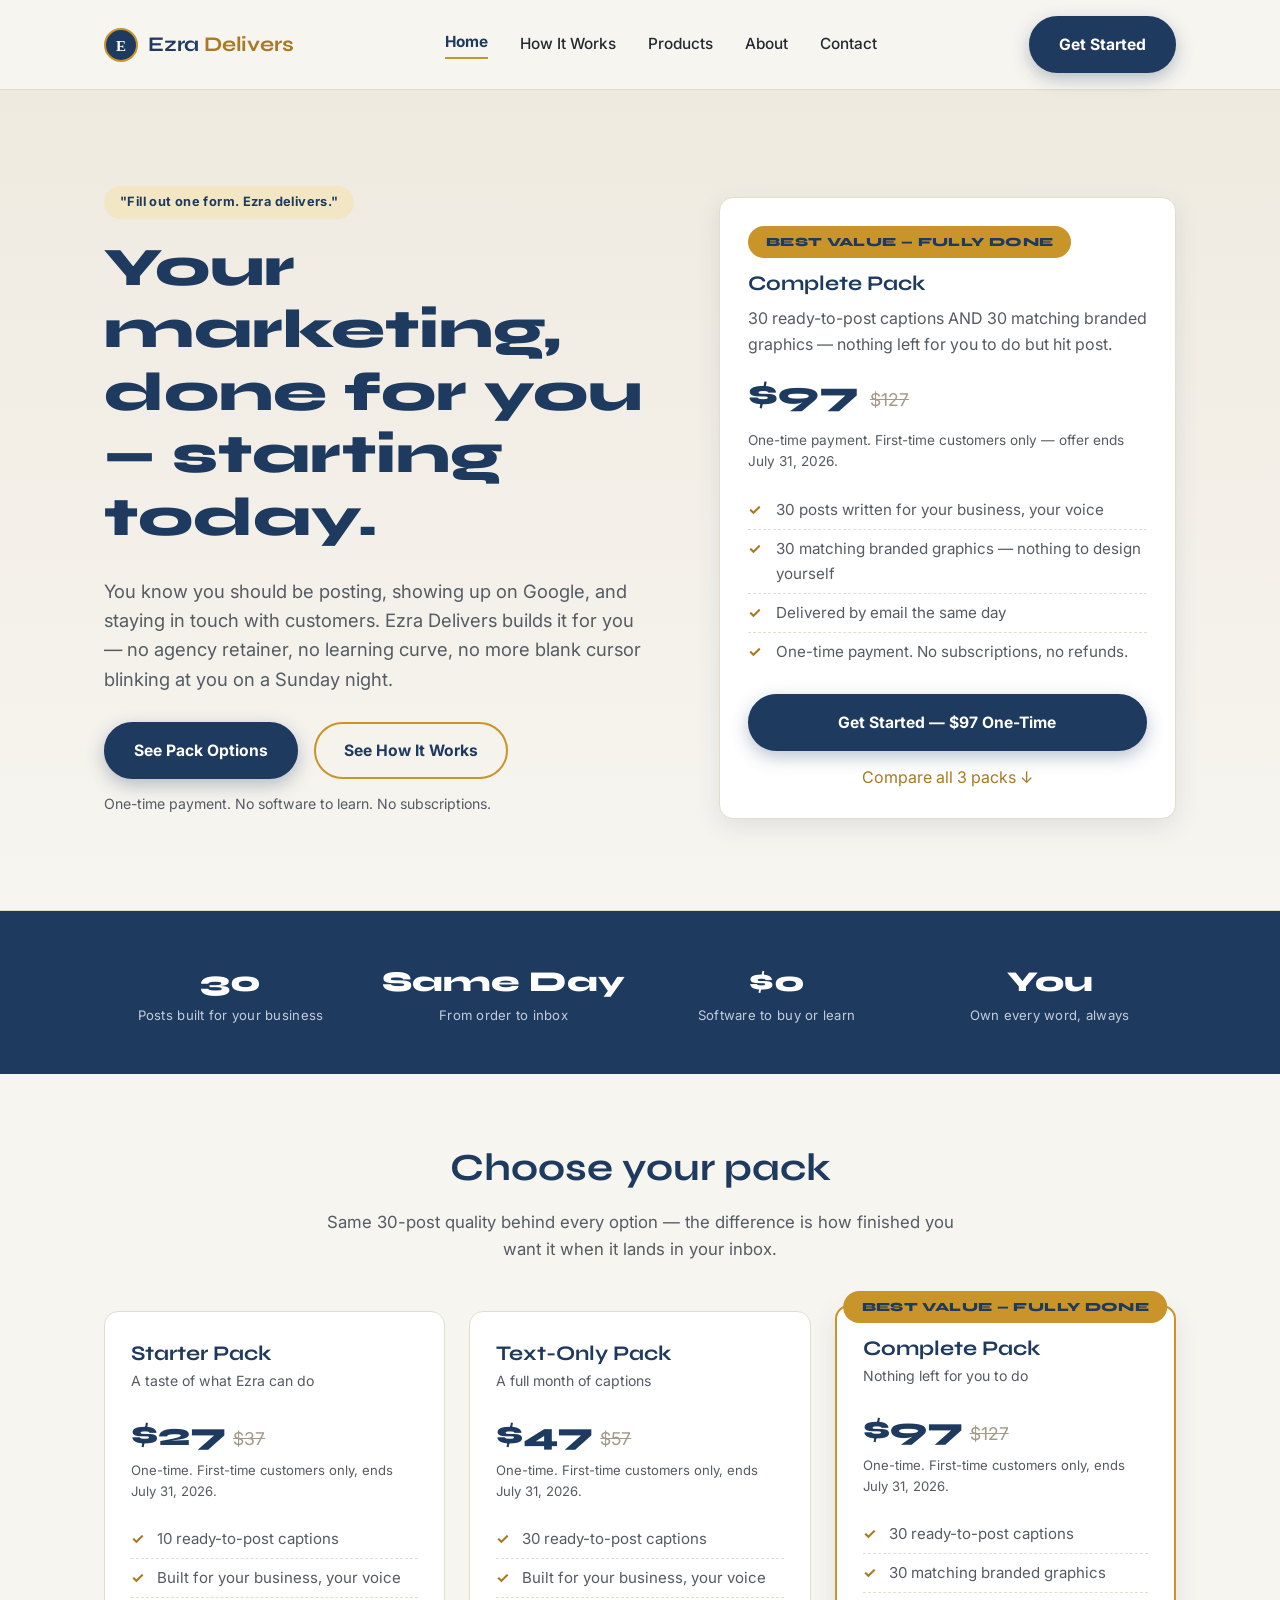
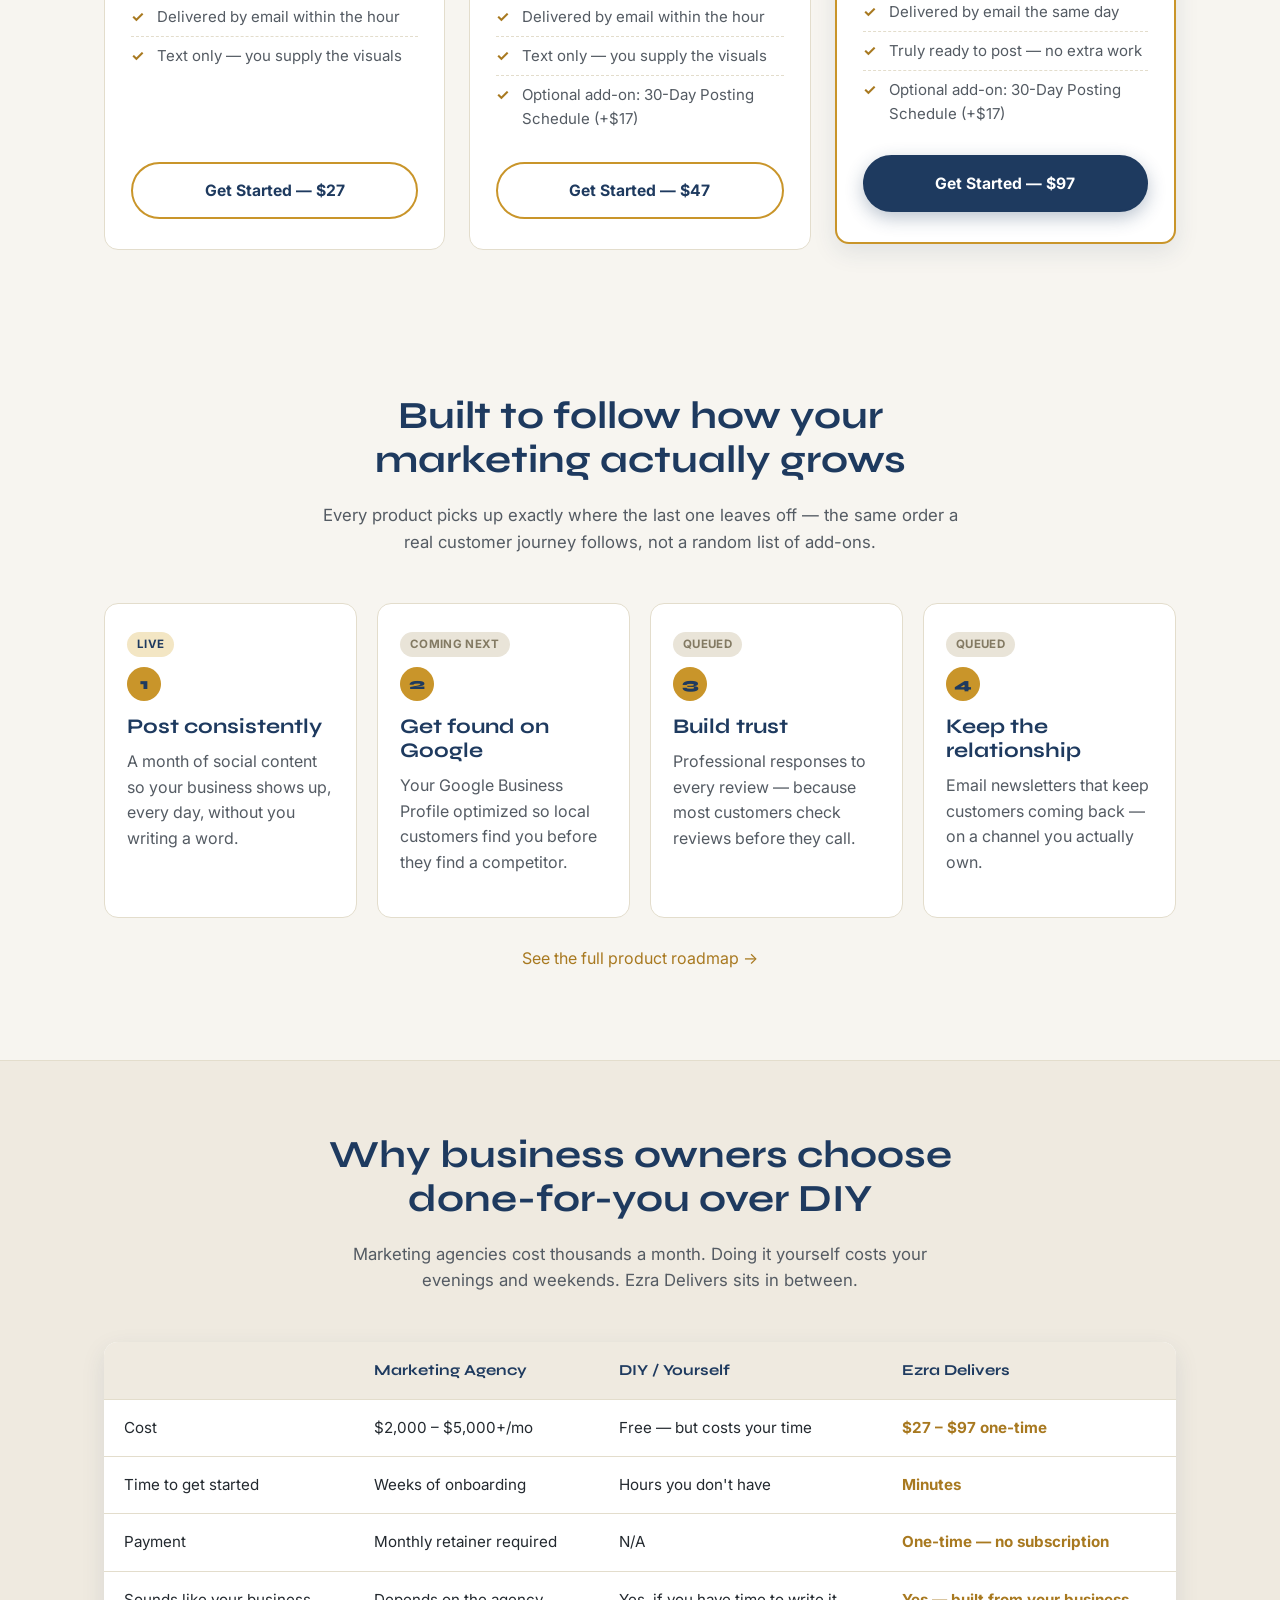
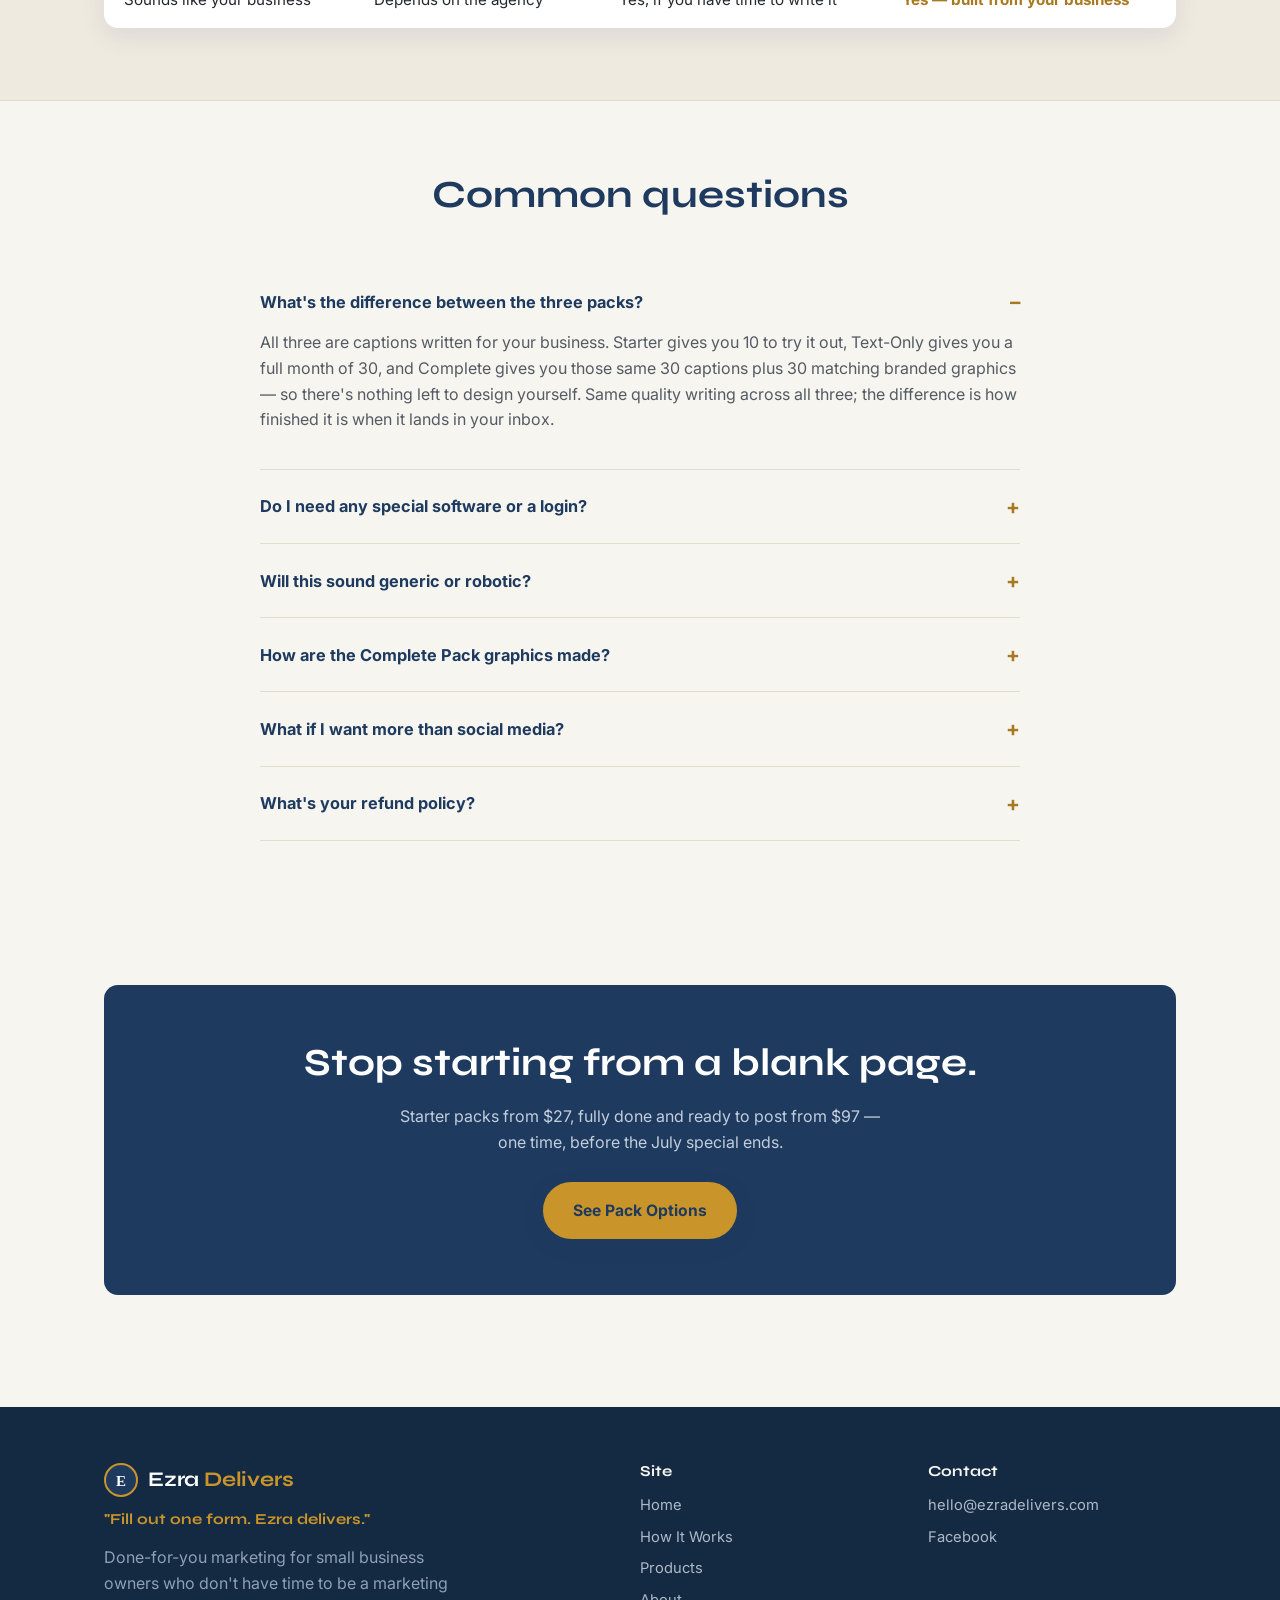
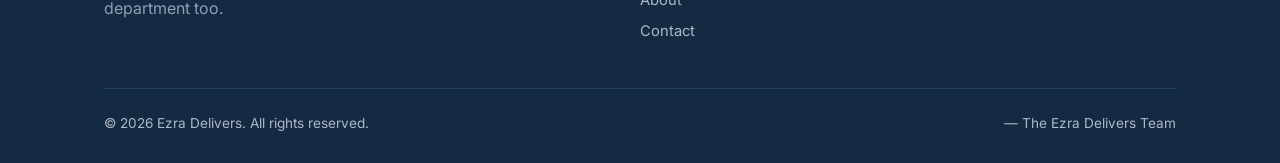
<file: index.html>
<!DOCTYPE html>
<html lang="en">
<head>
<meta charset="UTF-8">
<meta name="viewport" content="width=device-width, initial-scale=1.0">
<title>Ezra Delivers — Done-For-You Marketing for Small Business Owners</title>
<meta name="description" content="Fill out one form. Ezra delivers. Choose text-only captions or a fully done, ready-to-post pack with matching graphics — built for your business.">
<link rel="icon" type="image/svg+xml" href="data:image/svg+xml,%3Csvg xmlns='http://www.w3.org/2000/svg' viewBox='0 0 64 64'%3E%3Crect width='64' height='64' rx='14' fill='%231e3a5f'/%3E%3Ccircle cx='32' cy='32' r='22' fill='none' stroke='%23c9952a' stroke-width='4'/%3E%3Ctext x='32' y='42' font-family='Georgia,serif' font-size='28' font-weight='700' fill='%23ffffff' text-anchor='middle'%3EE%3C/text%3E%3C/svg%3E">
<link rel="preconnect" href="https://fonts.googleapis.com">
<link href="https://fonts.googleapis.com/css2?family=Syne:wght@600;700;800&family=Inter:wght@400;500;600;700&display=swap" rel="stylesheet">
<link rel="stylesheet" href="css/style.css">
</head>
<body>

<header class="site-header">
  <div class="nav-wrap">
    <a href="index.html" class="logo">
      <svg class="logo-icon" width="34" height="34" viewBox="0 0 34 34" xmlns="http://www.w3.org/2000/svg" aria-hidden="true">
        <circle cx="17" cy="17" r="16" fill="#1e3a5f" stroke="#c9952a" stroke-width="2"/>
        <text x="17" y="22.5" font-family="Georgia, 'Times New Roman', serif" font-size="15" font-weight="700" fill="#ffffff" text-anchor="middle">E</text>
      </svg>
      <span class="logo-text">Ezra <em>Delivers</em></span>
    </a>
    <button class="menu-toggle" id="menuToggle" aria-label="Toggle menu">☰</button>
    <nav class="main-nav" id="mainNav">
      <a href="index.html" class="active">Home</a>
      <a href="how-it-works.html">How It Works</a>
      <a href="products.html">Products</a>
      <a href="about.html">About</a>
      <a href="contact.html">Contact</a>
    </nav>
    <div class="nav-cta">
      <a href="products.html" class="btn btn-primary">Get Started</a>
    </div>
  </div>
</header>

<!-- HERO -->
<section class="hero">
  <div class="container hero-grid">
    <div>
      <span class="eyebrow">"Fill out one form. Ezra delivers."</span>
      <h1>Your marketing, done for you — starting today.</h1>
      <p class="lead">You know you should be posting, showing up on Google, and staying in touch with customers. Ezra Delivers builds it for you — no agency retainer, no learning curve, no more blank cursor blinking at you on a Sunday night.</p>
      <div class="hero-actions">
        <a href="#pricing" class="btn btn-primary">See Pack Options</a>
        <a href="how-it-works.html" class="btn btn-secondary">See How It Works</a>
      </div>
      <p class="hero-note">One-time payment. No software to learn. No subscriptions.</p>
    </div>
    <div class="hero-card">
      <span class="tier-badge" style="position:static; display:inline-block; transform:none; margin-bottom:14px;">Best Value — Fully Done</span>
      <h3>Complete Pack</h3>
      <p style="margin-bottom:0;">30 ready-to-post captions AND 30 matching branded graphics — nothing left for you to do but hit post.</p>
      <div class="price-tag">
        <span class="now">$97</span>
        <span class="was">$127</span>
      </div>
      <p class="price-note">One-time payment. First-time customers only — offer ends July 31, 2026.</p>
      <ul>
        <li>30 posts written for your business, your voice</li>
        <li>30 matching branded graphics — nothing to design yourself</li>
        <li>Delivered by email the same day</li>
        <li>One-time payment. No subscriptions, no refunds.</li>
      </ul>
      <a href="https://form.jotform.com/261764304272051" class="btn btn-primary btn-block" target="_blank" rel="noopener">Get Started — $97 One-Time</a>
      <p class="text-center" style="margin-top:14px; margin-bottom:0;"><a href="#pricing">Compare all 3 packs ↓</a></p>
    </div>
  </div>
</section>

<!-- STATS / TRUST -->
<section class="stats-bar tight">
  <div class="container stats-grid">
    <div>
      <div class="num">30</div>
      <div class="label">Posts built for your business</div>
    </div>
    <div>
      <div class="num">Same Day</div>
      <div class="label">From order to inbox</div>
    </div>
    <div>
      <div class="num">$0</div>
      <div class="label">Software to buy or learn</div>
    </div>
    <div>
      <div class="num">You</div>
      <div class="label">Own every word, always</div>
    </div>
  </div>
</section>

<!-- PRICING TIERS -->
<section id="pricing">
  <div class="container">
    <div class="section-head">
      <h2>Choose your pack</h2>
      <p>Same 30-post quality behind every option — the difference is how finished you want it when it lands in your inbox.</p>
    </div>
    <div class="tier-grid">
      <div class="tier-card">
        <h3>Starter Pack</h3>
        <p class="tier-sub">A taste of what Ezra can do</p>
        <div class="tier-price">$27<span class="was">$37</span></div>
        <p class="tier-note">One-time. First-time customers only, ends July 31, 2026.</p>
        <ul>
          <li>10 ready-to-post captions</li>
          <li>Built for your business, your voice</li>
          <li>Delivered by email within the hour</li>
          <li>Text only — you supply the visuals</li>
        </ul>
        <a href="https://form.jotform.com/261764304272051" class="btn btn-secondary btn-block" target="_blank" rel="noopener">Get Started — $27</a>
      </div>
      <div class="tier-card">
        <h3>Text-Only Pack</h3>
        <p class="tier-sub">A full month of captions</p>
        <div class="tier-price">$47<span class="was">$57</span></div>
        <p class="tier-note">One-time. First-time customers only, ends July 31, 2026.</p>
        <ul>
          <li>30 ready-to-post captions</li>
          <li>Built for your business, your voice</li>
          <li>Delivered by email within the hour</li>
          <li>Text only — you supply the visuals</li>
          <li>Optional add-on: 30-Day Posting Schedule (+$17)</li>
        </ul>
        <a href="https://form.jotform.com/261764304272051" class="btn btn-secondary btn-block" target="_blank" rel="noopener">Get Started — $47</a>
      </div>
      <div class="tier-card featured">
        <span class="tier-badge">Best Value — Fully Done</span>
        <h3>Complete Pack</h3>
        <p class="tier-sub">Nothing left for you to do</p>
        <div class="tier-price">$97<span class="was">$127</span></div>
        <p class="tier-note">One-time. First-time customers only, ends July 31, 2026.</p>
        <ul>
          <li>30 ready-to-post captions</li>
          <li>30 matching branded graphics</li>
          <li>Delivered by email the same day</li>
          <li>Truly ready to post — no extra work</li>
          <li>Optional add-on: 30-Day Posting Schedule (+$17)</li>
        </ul>
        <a href="https://form.jotform.com/261764304272051" class="btn btn-primary btn-block" target="_blank" rel="noopener">Get Started — $97</a>
      </div>
    </div>
  </div>
</section>

<!-- THE JOURNEY -->
<section id="journey">
  <div class="container">
    <div class="section-head">
      <h2>Built to follow how your marketing actually grows</h2>
      <p>Every product picks up exactly where the last one leaves off — the same order a real customer journey follows, not a random list of add-ons.</p>
    </div>
    <div class="journey">
      <div class="journey-step">
        <span class="tag live">Live</span>
        <div class="step-num">1</div>
        <h3>Post consistently</h3>
        <p>A month of social content so your business shows up, every day, without you writing a word.</p>
      </div>
      <div class="journey-step">
        <span class="tag soon">Coming next</span>
        <div class="step-num">2</div>
        <h3>Get found on Google</h3>
        <p>Your Google Business Profile optimized so local customers find you before they find a competitor.</p>
      </div>
      <div class="journey-step">
        <span class="tag soon">Queued</span>
        <div class="step-num">3</div>
        <h3>Build trust</h3>
        <p>Professional responses to every review — because most customers check reviews before they call.</p>
      </div>
      <div class="journey-step">
        <span class="tag soon">Queued</span>
        <div class="step-num">4</div>
        <h3>Keep the relationship</h3>
        <p>Email newsletters that keep customers coming back — on a channel you actually own.</p>
      </div>
    </div>
    <p class="text-center" style="margin-top:28px;"><a href="products.html">See the full product roadmap →</a></p>
  </div>
</section>

<!-- WHY -->
<section style="background:var(--cream-deep); border-top:1px solid var(--border); border-bottom:1px solid var(--border);">
  <div class="container">
    <div class="section-head">
      <h2>Why business owners choose done-for-you over DIY</h2>
      <p>Marketing agencies cost thousands a month. Doing it yourself costs your evenings and weekends. Ezra Delivers sits in between.</p>
    </div>
    <table class="compare">
      <thead>
        <tr>
          <th></th>
          <th>Marketing Agency</th>
          <th>DIY / Yourself</th>
          <th>Ezra Delivers</th>
        </tr>
      </thead>
      <tbody>
        <tr>
          <td>Cost</td>
          <td>$2,000 – $5,000+/mo</td>
          <td>Free — but costs your time</td>
          <td class="highlight">$27 – $97 one-time</td>
        </tr>
        <tr>
          <td>Time to get started</td>
          <td>Weeks of onboarding</td>
          <td>Hours you don't have</td>
          <td class="highlight">Minutes</td>
        </tr>
        <tr>
          <td>Payment</td>
          <td>Monthly retainer required</td>
          <td>N/A</td>
          <td class="highlight">One-time — no subscription</td>
        </tr>
        <tr>
          <td>Sounds like your business</td>
          <td>Depends on the agency</td>
          <td>Yes, if you have time to write it</td>
          <td class="highlight">Yes — built from your business</td>
        </tr>
      </tbody>
    </table>
  </div>
</section>

<!-- FAQ -->
<section id="faq">
  <div class="container">
    <div class="section-head">
      <h2>Common questions</h2>
    </div>
    <div style="max-width:760px; margin:0 auto;">
      <details class="faq-item" open>
        <summary>What's the difference between the three packs?</summary>
        <p>All three are captions written for your business. Starter gives you 10 to try it out, Text-Only gives you a full month of 30, and Complete gives you those same 30 captions plus 30 matching branded graphics — so there's nothing left to design yourself. Same quality writing across all three; the difference is how finished it is when it lands in your inbox.</p>
      </details>
      <details class="faq-item">
        <summary>Do I need any special software or a login?</summary>
        <p>No. Everything is delivered by email. There's nothing new to learn and nothing else to set up.</p>
      </details>
      <details class="faq-item">
        <summary>Will this sound generic or robotic?</summary>
        <p>Your posts are built around your business — what you sell, who you serve, and how you talk to customers — not a one-size-fits-all script. You're always free to edit anything before you post it.</p>
      </details>
      <details class="faq-item">
        <summary>How are the Complete Pack graphics made?</summary>
        <p>Ezra builds each graphic using smart technology and a set of branded templates, matched to the mood of each caption. They're delivered as image files in the same email as your captions — no separate design tool or download needed.</p>
      </details>
      <details class="faq-item">
        <summary>What if I want more than social media?</summary>
        <p>Social media is the starting point. Google Business Profile optimization, review responses, email newsletters, and more are already planned and on the way — see the <a href="products.html">full roadmap</a>.</p>
      </details>
      <details class="faq-item">
        <summary>What's your refund policy?</summary>
        <p>Every order is a one-time purchase, so there's no subscription to cancel. Because your pack is built specifically for your business right after you order, we don't offer refunds — if you have questions before ordering, just email us at <a href="mailto:hello@ezradelivers.com">hello@ezradelivers.com</a> and we're glad to help you decide.</p>
      </details>
    </div>
  </div>
</section>

<!-- FINAL CTA -->
<section>
  <div class="container">
    <div class="cta-banner">
      <h2>Stop starting from a blank page.</h2>
      <p>Starter packs from $27, fully done and ready to post from $97 — one time, before the July special ends.</p>
      <a href="#pricing" class="btn btn-primary">See Pack Options</a>
    </div>
  </div>
</section>

<footer class="site-footer">
  <div class="container">
    <div class="footer-grid">
      <div>
        <div class="logo" style="margin-bottom:10px;">
          <svg class="logo-icon" width="34" height="34" viewBox="0 0 34 34" xmlns="http://www.w3.org/2000/svg" aria-hidden="true">
            <circle cx="17" cy="17" r="16" fill="#1e3a5f" stroke="#c9952a" stroke-width="2"/>
            <text x="17" y="22.5" font-family="Georgia, 'Times New Roman', serif" font-size="15" font-weight="700" fill="#ffffff" text-anchor="middle">E</text>
          </svg>
          <span class="logo-text footer-logo-text">Ezra <em>Delivers</em></span>
        </div>
        <p class="footer-tagline">"Fill out one form. Ezra delivers."</p>
        <p style="max-width:36ch; color:#8FA0B5;">Done-for-you marketing for small business owners who don't have time to be a marketing department too.</p>
      </div>
      <div>
        <h4>Site</h4>
        <a href="index.html">Home</a>
        <a href="how-it-works.html">How It Works</a>
        <a href="products.html">Products</a>
        <a href="about.html">About</a>
        <a href="contact.html">Contact</a>
      </div>
      <div>
        <h4>Contact</h4>
        <a href="mailto:hello@ezradelivers.com">hello@ezradelivers.com</a>
        <a href="https://www.facebook.com/profile.php?id=61591248459451" target="_blank" rel="noopener">Facebook</a>
      </div>
    </div>
    <div class="footer-bottom">
      <span>© 2026 Ezra Delivers. All rights reserved.</span>
      <span>— The Ezra Delivers Team</span>
    </div>
  </div>
</footer>

<script>
  document.getElementById('menuToggle').addEventListener('click', function () {
    document.getElementById('mainNav').classList.toggle('open');
  });
</script>
</body>
</html>
</file>
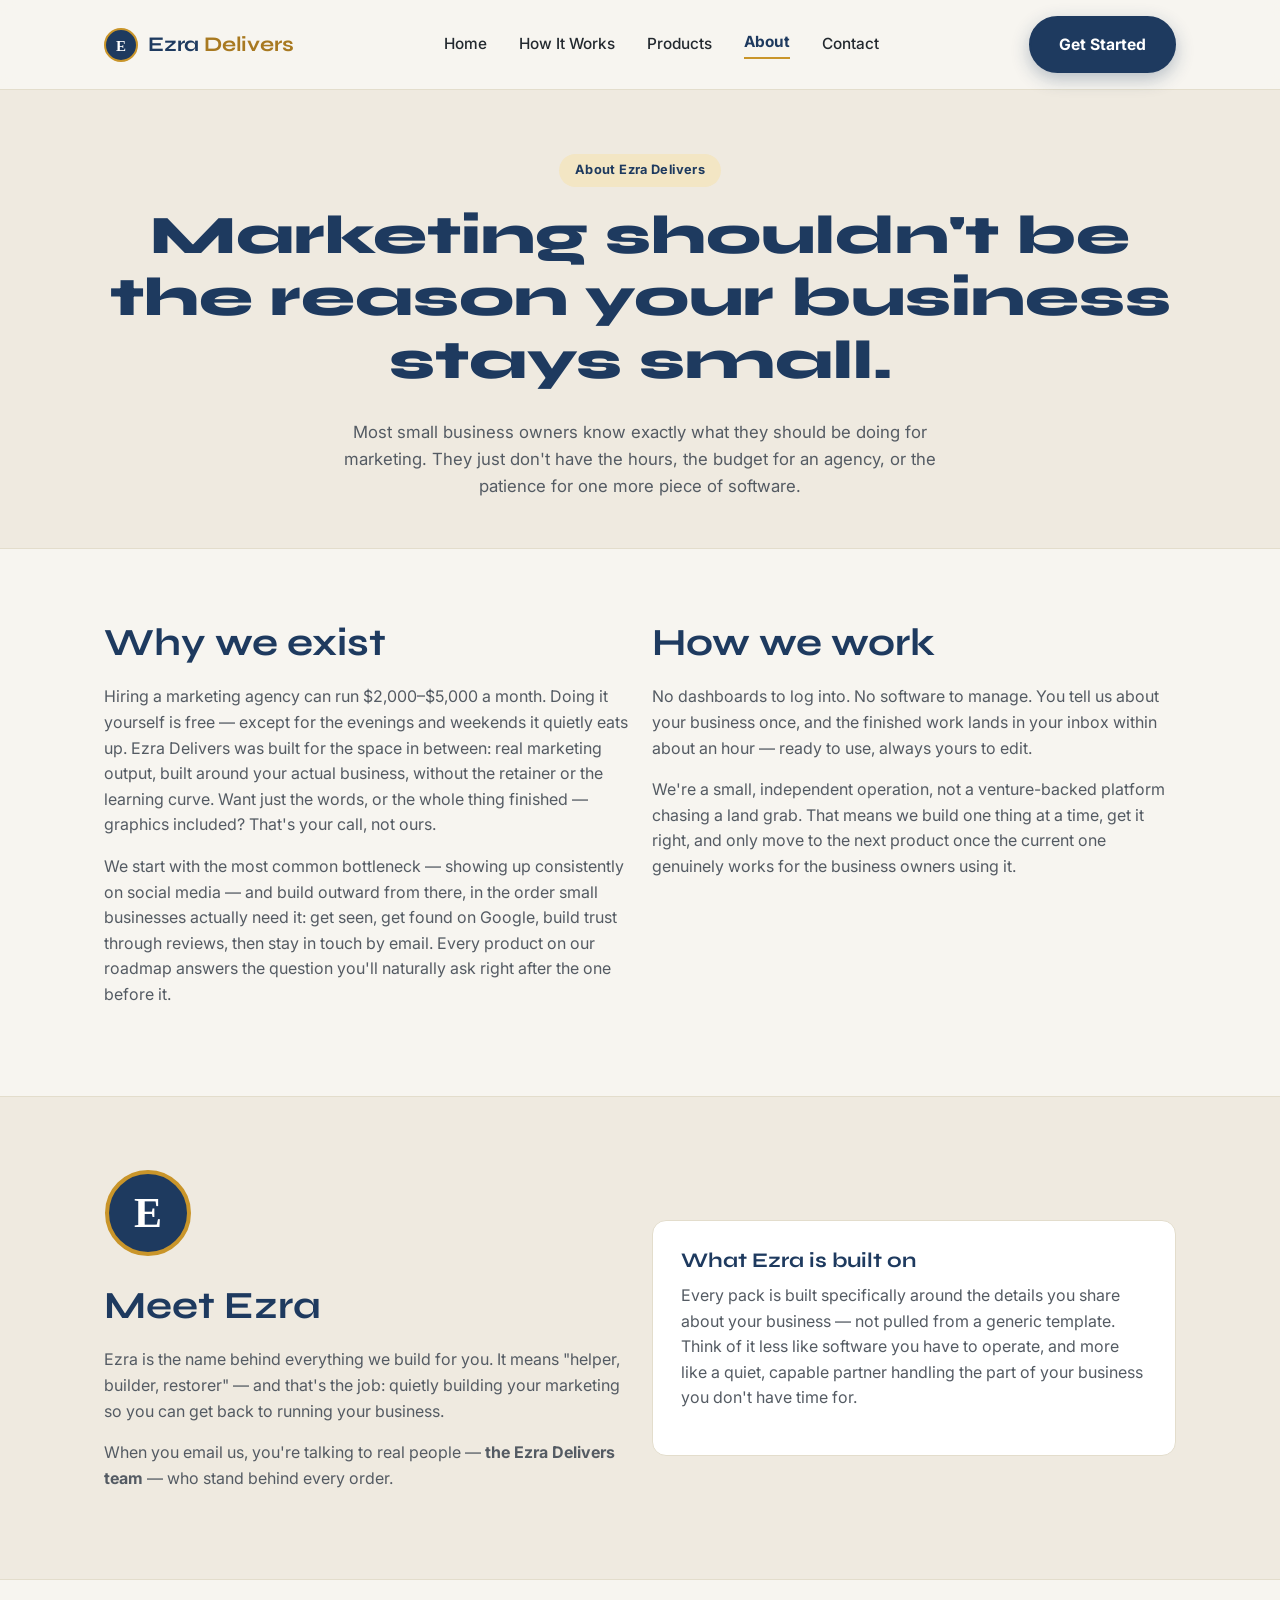
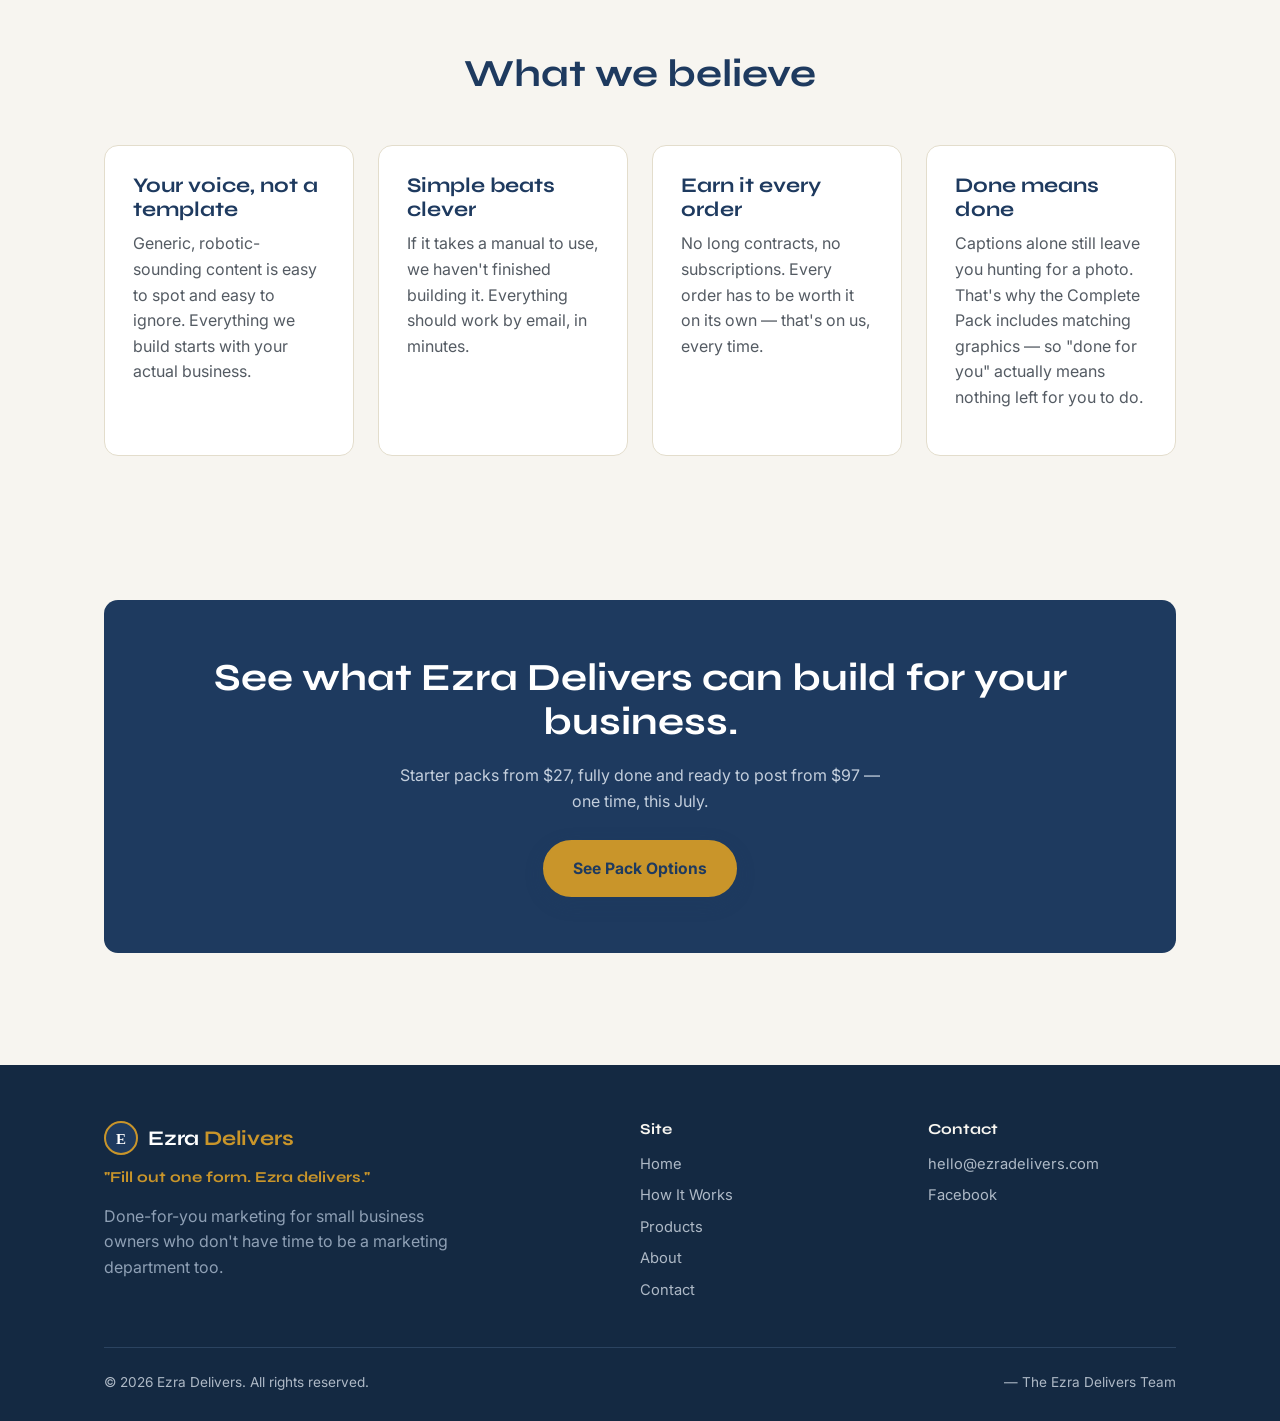
<file: about.html>
<!DOCTYPE html>
<html lang="en">
<head>
<meta charset="UTF-8">
<meta name="viewport" content="width=device-width, initial-scale=1.0">
<title>About — Ezra Delivers</title>
<meta name="description" content="Ezra Delivers exists to hand small business owners their marketing back — done for you, built around your business, without agency prices.">
<link rel="icon" type="image/svg+xml" href="data:image/svg+xml,%3Csvg xmlns='http://www.w3.org/2000/svg' viewBox='0 0 64 64'%3E%3Crect width='64' height='64' rx='14' fill='%231e3a5f'/%3E%3Ccircle cx='32' cy='32' r='22' fill='none' stroke='%23c9952a' stroke-width='4'/%3E%3Ctext x='32' y='42' font-family='Georgia,serif' font-size='28' font-weight='700' fill='%23ffffff' text-anchor='middle'%3EE%3C/text%3E%3C/svg%3E">
<link rel="preconnect" href="https://fonts.googleapis.com">
<link href="https://fonts.googleapis.com/css2?family=Syne:wght@600;700;800&family=Inter:wght@400;500;600;700&display=swap" rel="stylesheet">
<link rel="stylesheet" href="css/style.css">
</head>
<body>

<header class="site-header">
  <div class="nav-wrap">
    <a href="index.html" class="logo">
      <svg class="logo-icon" width="34" height="34" viewBox="0 0 34 34" xmlns="http://www.w3.org/2000/svg" aria-hidden="true">
        <circle cx="17" cy="17" r="16" fill="#1e3a5f" stroke="#c9952a" stroke-width="2"/>
        <text x="17" y="22.5" font-family="Georgia, 'Times New Roman', serif" font-size="15" font-weight="700" fill="#ffffff" text-anchor="middle">E</text>
      </svg>
      <span class="logo-text">Ezra <em>Delivers</em></span>
    </a>
    <button class="menu-toggle" id="menuToggle" aria-label="Toggle menu">☰</button>
    <nav class="main-nav" id="mainNav">
      <a href="index.html">Home</a>
      <a href="how-it-works.html">How It Works</a>
      <a href="products.html">Products</a>
      <a href="about.html" class="active">About</a>
      <a href="contact.html">Contact</a>
    </nav>
    <div class="nav-cta">
      <a href="products.html" class="btn btn-primary">Get Started</a>
    </div>
  </div>
</header>

<section class="page-hero">
  <div class="container">
    <span class="eyebrow">About Ezra Delivers</span>
    <h1>Marketing shouldn't be the reason your business stays small.</h1>
    <p>Most small business owners know exactly what they should be doing for marketing. They just don't have the hours, the budget for an agency, or the patience for one more piece of software.</p>
  </div>
</section>

<section>
  <div class="container">
    <div class="grid-2" style="align-items:start;">
      <div>
        <h2>Why we exist</h2>
        <p>Hiring a marketing agency can run $2,000–$5,000 a month. Doing it yourself is free — except for the evenings and weekends it quietly eats up. Ezra Delivers was built for the space in between: real marketing output, built around your actual business, without the retainer or the learning curve. Want just the words, or the whole thing finished — graphics included? That's your call, not ours.</p>
        <p>We start with the most common bottleneck — showing up consistently on social media — and build outward from there, in the order small businesses actually need it: get seen, get found on Google, build trust through reviews, then stay in touch by email. Every product on our roadmap answers the question you'll naturally ask right after the one before it.</p>
      </div>
      <div>
        <h2>How we work</h2>
        <p>No dashboards to log into. No software to manage. You tell us about your business once, and the finished work lands in your inbox within about an hour — ready to use, always yours to edit.</p>
        <p>We're a small, independent operation, not a venture-backed platform chasing a land grab. That means we build one thing at a time, get it right, and only move to the next product once the current one genuinely works for the business owners using it.</p>
      </div>
    </div>
  </div>
</section>

<!-- MEET EZRA -->
<section style="background:var(--cream-deep); border-top:1px solid var(--border); border-bottom:1px solid var(--border);">
  <div class="container grid-2" style="align-items:center;">
    <div>
      <svg width="88" height="88" viewBox="0 0 88 88" xmlns="http://www.w3.org/2000/svg" aria-hidden="true" style="margin-bottom:20px;">
        <circle cx="44" cy="44" r="41" fill="#1e3a5f" stroke="#c9952a" stroke-width="4"/>
        <text x="44" y="58" font-family="Georgia, 'Times New Roman', serif" font-size="42" font-weight="700" fill="#ffffff" text-anchor="middle">E</text>
      </svg>
      <h2>Meet Ezra</h2>
      <p>Ezra is the name behind everything we build for you. It means "helper, builder, restorer" — and that's the job: quietly building your marketing so you can get back to running your business.</p>
      <p>When you email us, you're talking to real people — <strong>the Ezra Delivers team</strong> — who stand behind every order.</p>
    </div>
    <div class="card">
      <h3>What Ezra is built on</h3>
      <p>Every pack is built specifically around the details you share about your business — not pulled from a generic template. Think of it less like software you have to operate, and more like a quiet, capable partner handling the part of your business you don't have time for.</p>
    </div>
  </div>
</section>

<section>
  <div class="container">
    <div class="section-head">
      <h2>What we believe</h2>
    </div>
    <div class="grid-4">
      <div class="card">
        <h3>Your voice, not a template</h3>
        <p>Generic, robotic-sounding content is easy to spot and easy to ignore. Everything we build starts with your actual business.</p>
      </div>
      <div class="card">
        <h3>Simple beats clever</h3>
        <p>If it takes a manual to use, we haven't finished building it. Everything should work by email, in minutes.</p>
      </div>
      <div class="card">
        <h3>Earn it every order</h3>
        <p>No long contracts, no subscriptions. Every order has to be worth it on its own — that's on us, every time.</p>
      </div>
      <div class="card">
        <h3>Done means done</h3>
        <p>Captions alone still leave you hunting for a photo. That's why the Complete Pack includes matching graphics — so "done for you" actually means nothing left for you to do.</p>
      </div>
    </div>
  </div>
</section>

<section>
  <div class="container">
    <div class="cta-banner">
      <h2>See what Ezra Delivers can build for your business.</h2>
      <p>Starter packs from $27, fully done and ready to post from $97 — one time, this July.</p>
      <a href="products.html#product-1" class="btn btn-primary">See Pack Options</a>
    </div>
  </div>
</section>

<footer class="site-footer">
  <div class="container">
    <div class="footer-grid">
      <div>
        <div class="logo" style="margin-bottom:10px;">
          <svg class="logo-icon" width="34" height="34" viewBox="0 0 34 34" xmlns="http://www.w3.org/2000/svg" aria-hidden="true">
            <circle cx="17" cy="17" r="16" fill="#1e3a5f" stroke="#c9952a" stroke-width="2"/>
            <text x="17" y="22.5" font-family="Georgia, 'Times New Roman', serif" font-size="15" font-weight="700" fill="#ffffff" text-anchor="middle">E</text>
          </svg>
          <span class="logo-text footer-logo-text">Ezra <em>Delivers</em></span>
        </div>
        <p class="footer-tagline">"Fill out one form. Ezra delivers."</p>
        <p style="max-width:36ch; color:#8FA0B5;">Done-for-you marketing for small business owners who don't have time to be a marketing department too.</p>
      </div>
      <div>
        <h4>Site</h4>
        <a href="index.html">Home</a>
        <a href="how-it-works.html">How It Works</a>
        <a href="products.html">Products</a>
        <a href="about.html">About</a>
        <a href="contact.html">Contact</a>
      </div>
      <div>
        <h4>Contact</h4>
        <a href="mailto:hello@ezradelivers.com">hello@ezradelivers.com</a>
        <a href="https://www.facebook.com/profile.php?id=61591248459451" target="_blank" rel="noopener">Facebook</a>
      </div>
    </div>
    <div class="footer-bottom">
      <span>© 2026 Ezra Delivers. All rights reserved.</span>
      <span>— The Ezra Delivers Team</span>
    </div>
  </div>
</footer>

<script>
  document.getElementById('menuToggle').addEventListener('click', function () {
    document.getElementById('mainNav').classList.toggle('open');
  });
</script>
</body>
</html>
</file>
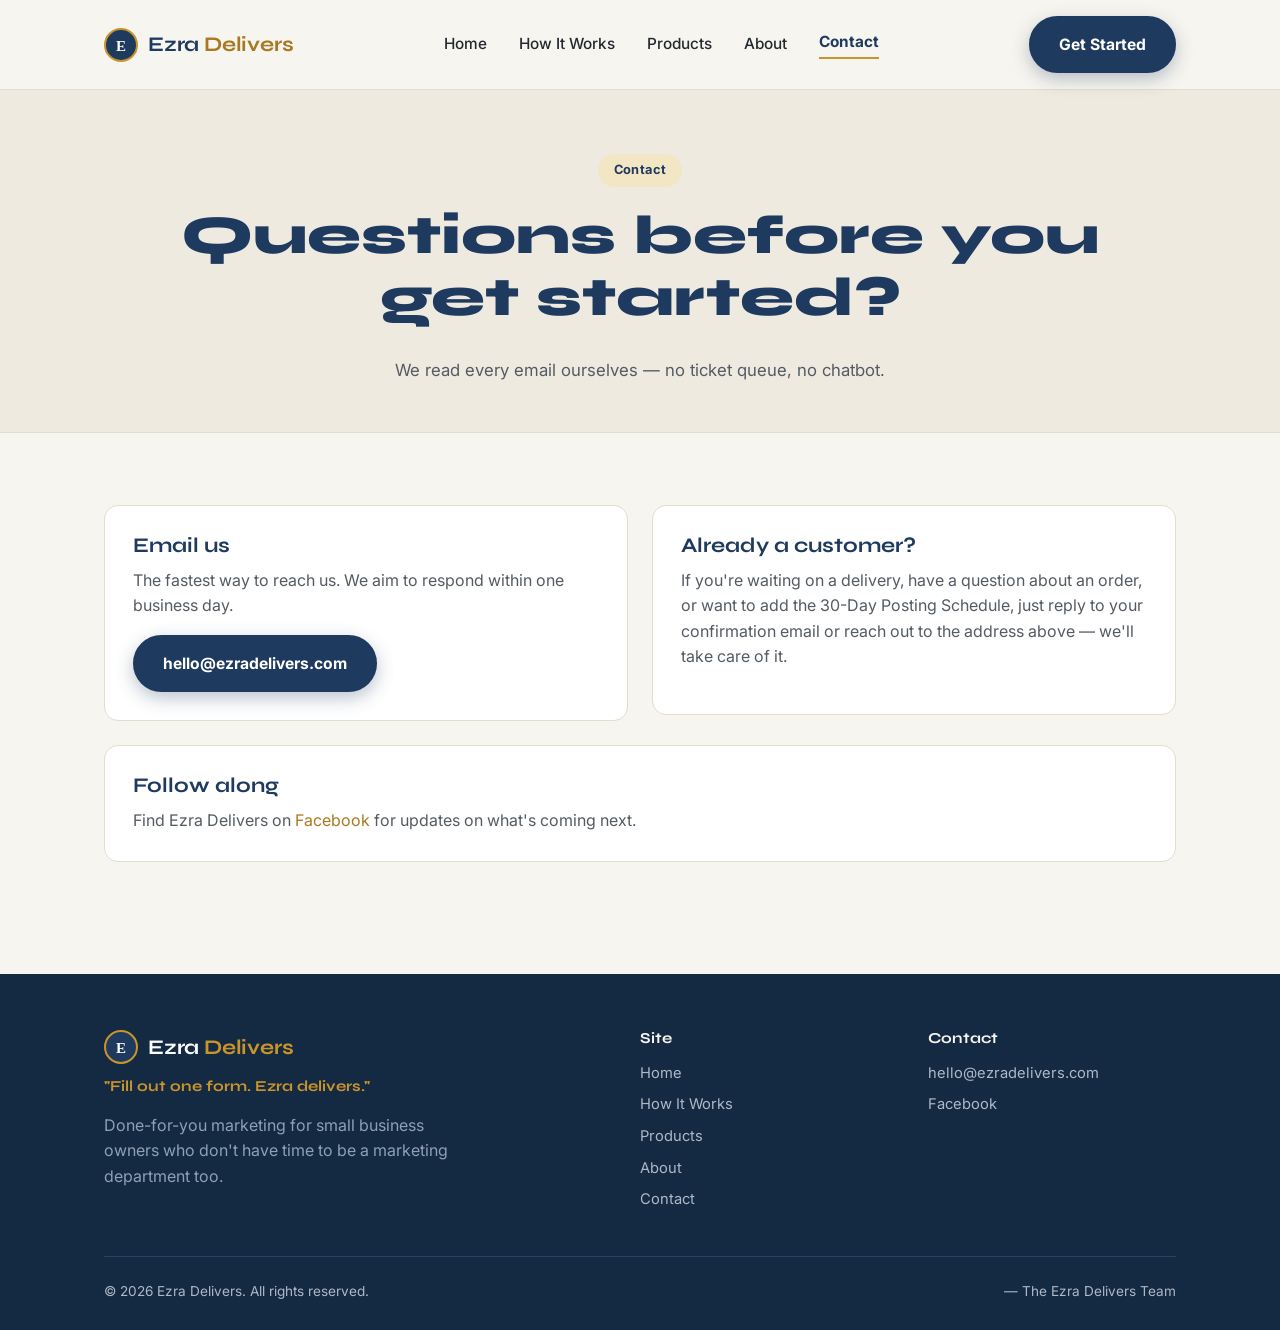
<file: contact.html>
<!DOCTYPE html>
<html lang="en">
<head>
<meta charset="UTF-8">
<meta name="viewport" content="width=device-width, initial-scale=1.0">
<title>Contact — Ezra Delivers</title>
<meta name="description" content="Get in touch with Ezra Delivers.">
<link rel="icon" type="image/svg+xml" href="data:image/svg+xml,%3Csvg xmlns='http://www.w3.org/2000/svg' viewBox='0 0 64 64'%3E%3Crect width='64' height='64' rx='14' fill='%231e3a5f'/%3E%3Ccircle cx='32' cy='32' r='22' fill='none' stroke='%23c9952a' stroke-width='4'/%3E%3Ctext x='32' y='42' font-family='Georgia,serif' font-size='28' font-weight='700' fill='%23ffffff' text-anchor='middle'%3EE%3C/text%3E%3C/svg%3E">
<link rel="preconnect" href="https://fonts.googleapis.com">
<link href="https://fonts.googleapis.com/css2?family=Syne:wght@600;700;800&family=Inter:wght@400;500;600;700&display=swap" rel="stylesheet">
<link rel="stylesheet" href="css/style.css">
</head>
<body>

<header class="site-header">
  <div class="nav-wrap">
    <a href="index.html" class="logo">
      <svg class="logo-icon" width="34" height="34" viewBox="0 0 34 34" xmlns="http://www.w3.org/2000/svg" aria-hidden="true">
        <circle cx="17" cy="17" r="16" fill="#1e3a5f" stroke="#c9952a" stroke-width="2"/>
        <text x="17" y="22.5" font-family="Georgia, 'Times New Roman', serif" font-size="15" font-weight="700" fill="#ffffff" text-anchor="middle">E</text>
      </svg>
      <span class="logo-text">Ezra <em>Delivers</em></span>
    </a>
    <button class="menu-toggle" id="menuToggle" aria-label="Toggle menu">☰</button>
    <nav class="main-nav" id="mainNav">
      <a href="index.html">Home</a>
      <a href="how-it-works.html">How It Works</a>
      <a href="products.html">Products</a>
      <a href="about.html">About</a>
      <a href="contact.html" class="active">Contact</a>
    </nav>
    <div class="nav-cta">
      <a href="products.html" class="btn btn-primary">Get Started</a>
    </div>
  </div>
</header>

<section class="page-hero">
  <div class="container">
    <span class="eyebrow">Contact</span>
    <h1>Questions before you get started?</h1>
    <p>We read every email ourselves — no ticket queue, no chatbot.</p>
  </div>
</section>

<section>
  <div class="container">
    <div class="grid-2" style="align-items:start;">
      <div class="card">
        <h3>Email us</h3>
        <p>The fastest way to reach us. We aim to respond within one business day.</p>
        <a href="mailto:hello@ezradelivers.com" class="btn btn-primary">hello@ezradelivers.com</a>
      </div>
      <div class="card">
        <h3>Already a customer?</h3>
        <p>If you're waiting on a delivery, have a question about an order, or want to add the 30-Day Posting Schedule, just reply to your confirmation email or reach out to the address above — we'll take care of it.</p>
      </div>
    </div>
    <div class="card" style="margin-top:24px;">
      <h3>Follow along</h3>
      <p style="margin-bottom:0;">Find Ezra Delivers on <a href="https://www.facebook.com/profile.php?id=61591248459451" target="_blank" rel="noopener">Facebook</a> for updates on what's coming next.</p>
    </div>
  </div>
</section>

<footer class="site-footer">
  <div class="container">
    <div class="footer-grid">
      <div>
        <div class="logo" style="margin-bottom:10px;">
          <svg class="logo-icon" width="34" height="34" viewBox="0 0 34 34" xmlns="http://www.w3.org/2000/svg" aria-hidden="true">
            <circle cx="17" cy="17" r="16" fill="#1e3a5f" stroke="#c9952a" stroke-width="2"/>
            <text x="17" y="22.5" font-family="Georgia, 'Times New Roman', serif" font-size="15" font-weight="700" fill="#ffffff" text-anchor="middle">E</text>
          </svg>
          <span class="logo-text footer-logo-text">Ezra <em>Delivers</em></span>
        </div>
        <p class="footer-tagline">"Fill out one form. Ezra delivers."</p>
        <p style="max-width:36ch; color:#8FA0B5;">Done-for-you marketing for small business owners who don't have time to be a marketing department too.</p>
      </div>
      <div>
        <h4>Site</h4>
        <a href="index.html">Home</a>
        <a href="how-it-works.html">How It Works</a>
        <a href="products.html">Products</a>
        <a href="about.html">About</a>
        <a href="contact.html">Contact</a>
      </div>
      <div>
        <h4>Contact</h4>
        <a href="mailto:hello@ezradelivers.com">hello@ezradelivers.com</a>
        <a href="https://www.facebook.com/profile.php?id=61591248459451" target="_blank" rel="noopener">Facebook</a>
      </div>
    </div>
    <div class="footer-bottom">
      <span>© 2026 Ezra Delivers. All rights reserved.</span>
      <span>— The Ezra Delivers Team</span>
    </div>
  </div>
</footer>

<script>
  document.getElementById('menuToggle').addEventListener('click', function () {
    document.getElementById('mainNav').classList.toggle('open');
  });
</script>
</body>
</html>
</file>
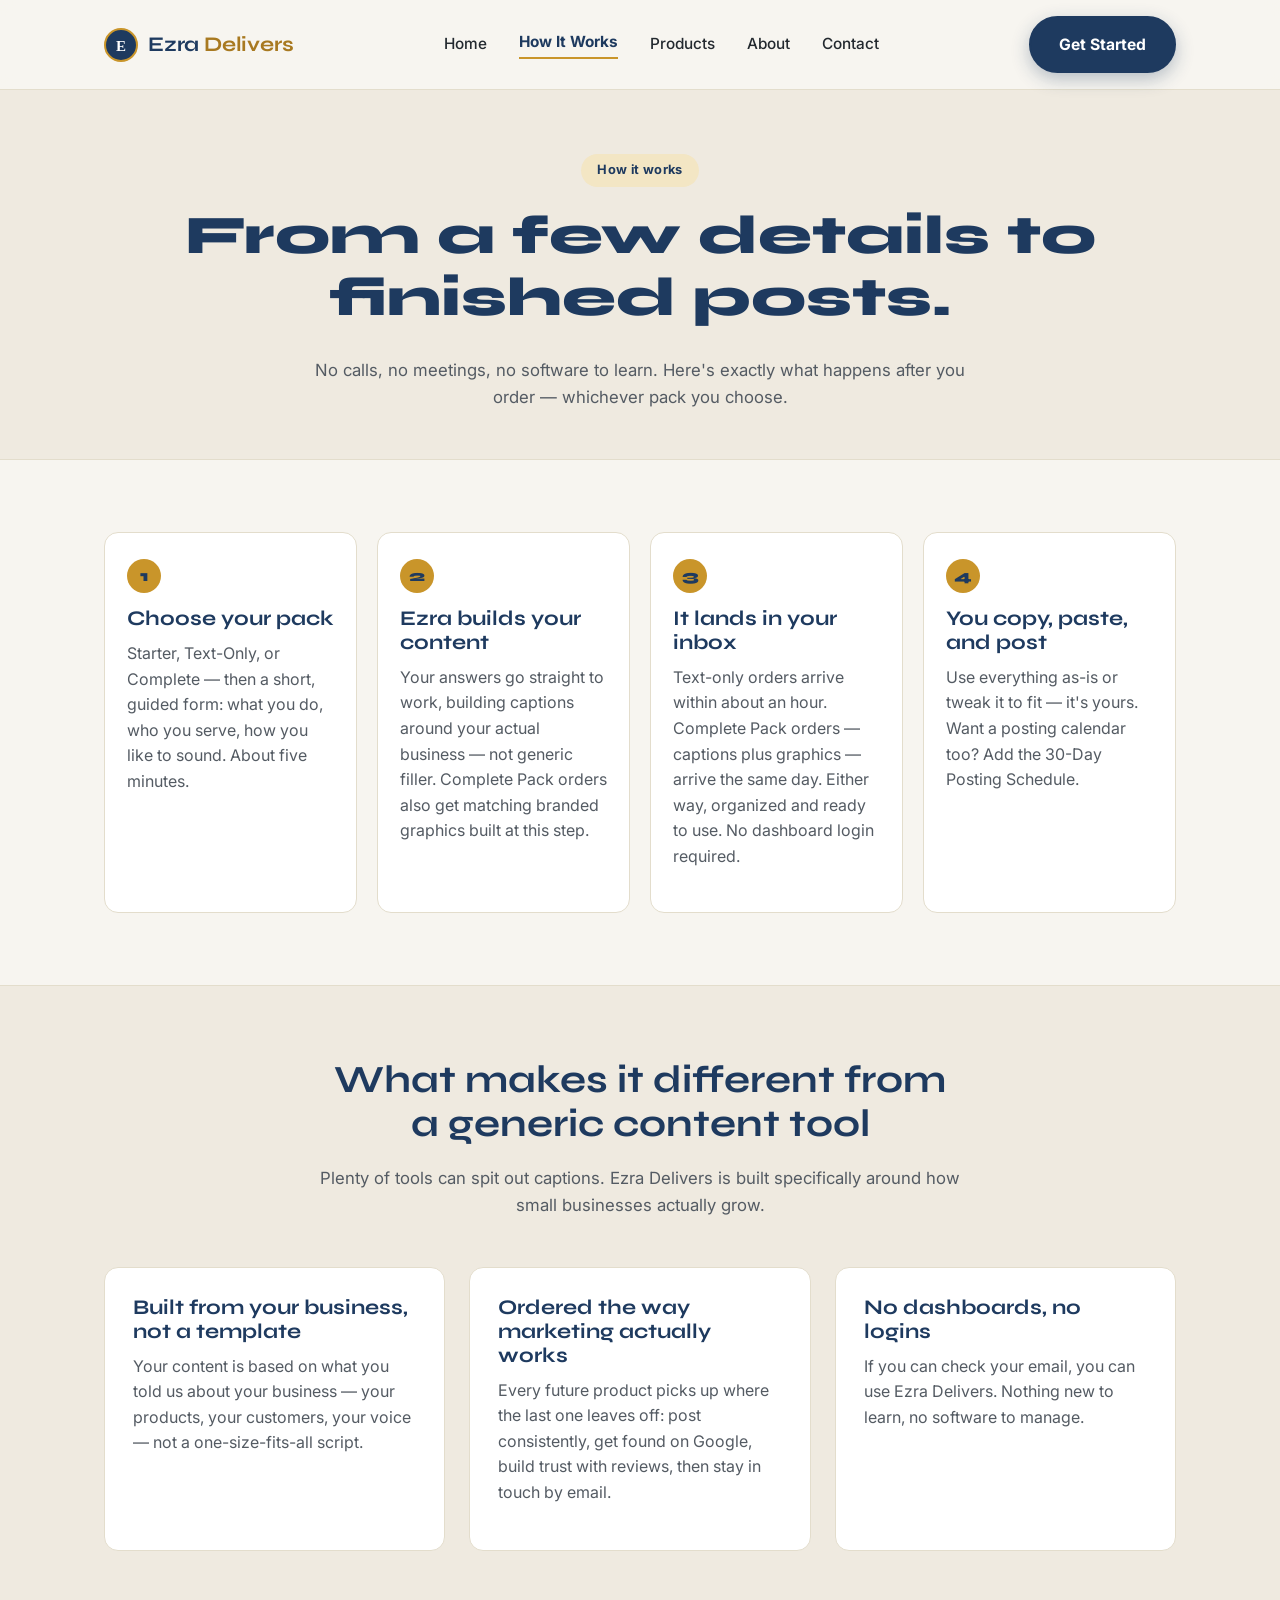
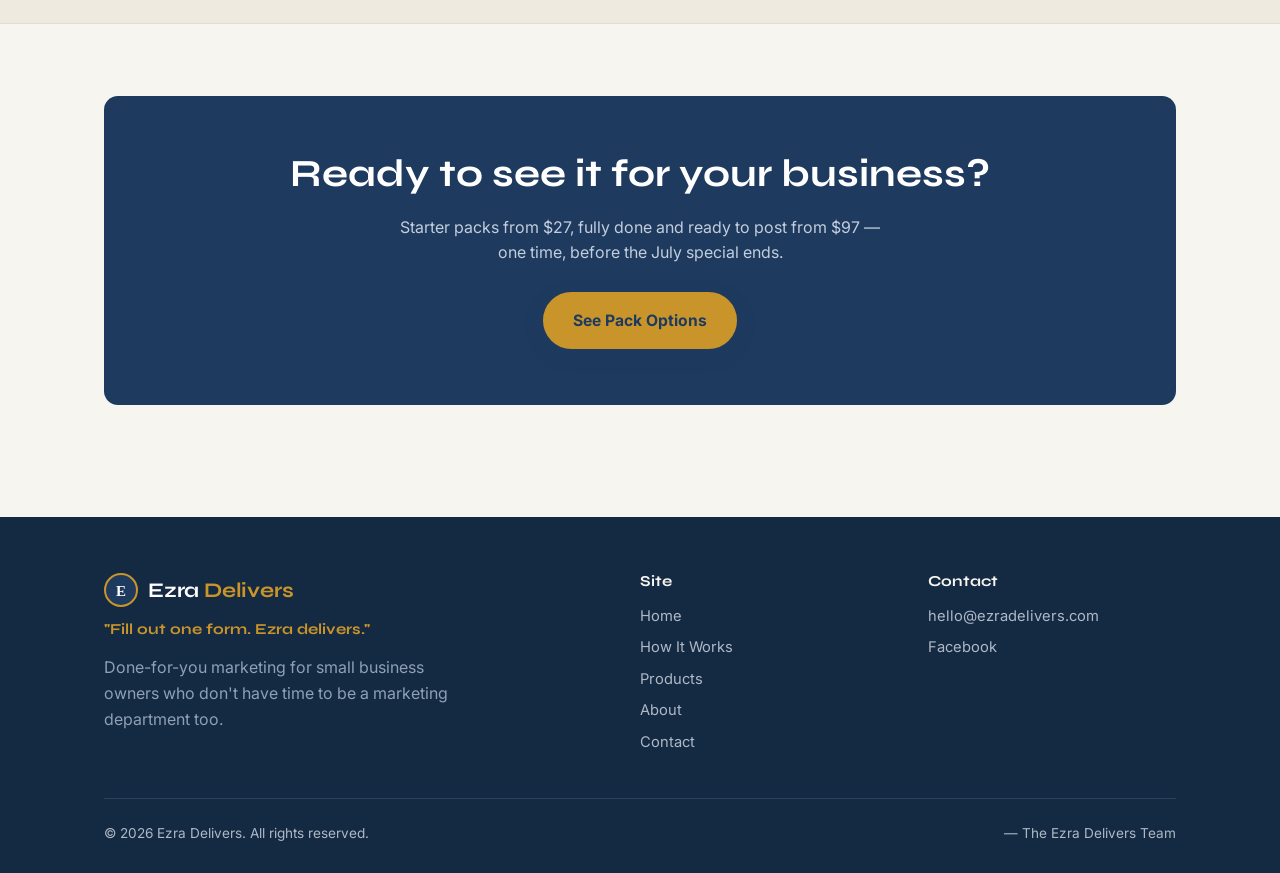
<file: how-it-works.html>
<!DOCTYPE html>
<html lang="en">
<head>
<meta charset="UTF-8">
<meta name="viewport" content="width=device-width, initial-scale=1.0">
<title>How It Works — Ezra Delivers</title>
<meta name="description" content="See exactly how Ezra Delivers turns a few details about your business into ready-to-post marketing content — text-only within the hour, or fully done with graphics the same day.">
<link rel="icon" type="image/svg+xml" href="data:image/svg+xml,%3Csvg xmlns='http://www.w3.org/2000/svg' viewBox='0 0 64 64'%3E%3Crect width='64' height='64' rx='14' fill='%231e3a5f'/%3E%3Ccircle cx='32' cy='32' r='22' fill='none' stroke='%23c9952a' stroke-width='4'/%3E%3Ctext x='32' y='42' font-family='Georgia,serif' font-size='28' font-weight='700' fill='%23ffffff' text-anchor='middle'%3EE%3C/text%3E%3C/svg%3E">
<link rel="preconnect" href="https://fonts.googleapis.com">
<link href="https://fonts.googleapis.com/css2?family=Syne:wght@600;700;800&family=Inter:wght@400;500;600;700&display=swap" rel="stylesheet">
<link rel="stylesheet" href="css/style.css">
</head>
<body>

<header class="site-header">
  <div class="nav-wrap">
    <a href="index.html" class="logo">
      <svg class="logo-icon" width="34" height="34" viewBox="0 0 34 34" xmlns="http://www.w3.org/2000/svg" aria-hidden="true">
        <circle cx="17" cy="17" r="16" fill="#1e3a5f" stroke="#c9952a" stroke-width="2"/>
        <text x="17" y="22.5" font-family="Georgia, 'Times New Roman', serif" font-size="15" font-weight="700" fill="#ffffff" text-anchor="middle">E</text>
      </svg>
      <span class="logo-text">Ezra <em>Delivers</em></span>
    </a>
    <button class="menu-toggle" id="menuToggle" aria-label="Toggle menu">☰</button>
    <nav class="main-nav" id="mainNav">
      <a href="index.html">Home</a>
      <a href="how-it-works.html" class="active">How It Works</a>
      <a href="products.html">Products</a>
      <a href="about.html">About</a>
      <a href="contact.html">Contact</a>
    </nav>
    <div class="nav-cta">
      <a href="products.html" class="btn btn-primary">Get Started</a>
    </div>
  </div>
</header>

<section class="page-hero">
  <div class="container">
    <span class="eyebrow">How it works</span>
    <h1>From a few details to finished posts.</h1>
    <p>No calls, no meetings, no software to learn. Here's exactly what happens after you order — whichever pack you choose.</p>
  </div>
</section>

<section>
  <div class="container">
    <div class="journey" style="grid-template-columns: repeat(4, 1fr);">
      <div class="journey-step">
        <div class="step-num">1</div>
        <h3>Choose your pack</h3>
        <p>Starter, Text-Only, or Complete — then a short, guided form: what you do, who you serve, how you like to sound. About five minutes.</p>
      </div>
      <div class="journey-step">
        <div class="step-num">2</div>
        <h3>Ezra builds your content</h3>
        <p>Your answers go straight to work, building captions around your actual business — not generic filler. Complete Pack orders also get matching branded graphics built at this step.</p>
      </div>
      <div class="journey-step">
        <div class="step-num">3</div>
        <h3>It lands in your inbox</h3>
        <p>Text-only orders arrive within about an hour. Complete Pack orders — captions plus graphics — arrive the same day. Either way, organized and ready to use. No dashboard login required.</p>
      </div>
      <div class="journey-step">
        <div class="step-num">4</div>
        <h3>You copy, paste, and post</h3>
        <p>Use everything as-is or tweak it to fit — it's yours. Want a posting calendar too? Add the 30-Day Posting Schedule.</p>
      </div>
    </div>
  </div>
</section>

<section style="background:var(--cream-deep); border-top:1px solid var(--border); border-bottom:1px solid var(--border);">
  <div class="container">
    <div class="section-head">
      <h2>What makes it different from a generic content tool</h2>
      <p>Plenty of tools can spit out captions. Ezra Delivers is built specifically around how small businesses actually grow.</p>
    </div>
    <div class="grid-3">
      <div class="card">
        <h3>Built from your business, not a template</h3>
        <p>Your content is based on what you told us about your business — your products, your customers, your voice — not a one-size-fits-all script.</p>
      </div>
      <div class="card">
        <h3>Ordered the way marketing actually works</h3>
        <p>Every future product picks up where the last one leaves off: post consistently, get found on Google, build trust with reviews, then stay in touch by email.</p>
      </div>
      <div class="card">
        <h3>No dashboards, no logins</h3>
        <p>If you can check your email, you can use Ezra Delivers. Nothing new to learn, no software to manage.</p>
      </div>
    </div>
  </div>
</section>

<section>
  <div class="container">
    <div class="cta-banner">
      <h2>Ready to see it for your business?</h2>
      <p>Starter packs from $27, fully done and ready to post from $97 — one time, before the July special ends.</p>
      <a href="products.html#product-1" class="btn btn-primary">See Pack Options</a>
    </div>
  </div>
</section>

<footer class="site-footer">
  <div class="container">
    <div class="footer-grid">
      <div>
        <div class="logo" style="margin-bottom:10px;">
          <svg class="logo-icon" width="34" height="34" viewBox="0 0 34 34" xmlns="http://www.w3.org/2000/svg" aria-hidden="true">
            <circle cx="17" cy="17" r="16" fill="#1e3a5f" stroke="#c9952a" stroke-width="2"/>
            <text x="17" y="22.5" font-family="Georgia, 'Times New Roman', serif" font-size="15" font-weight="700" fill="#ffffff" text-anchor="middle">E</text>
          </svg>
          <span class="logo-text footer-logo-text">Ezra <em>Delivers</em></span>
        </div>
        <p class="footer-tagline">"Fill out one form. Ezra delivers."</p>
        <p style="max-width:36ch; color:#8FA0B5;">Done-for-you marketing for small business owners who don't have time to be a marketing department too.</p>
      </div>
      <div>
        <h4>Site</h4>
        <a href="index.html">Home</a>
        <a href="how-it-works.html">How It Works</a>
        <a href="products.html">Products</a>
        <a href="about.html">About</a>
        <a href="contact.html">Contact</a>
      </div>
      <div>
        <h4>Contact</h4>
        <a href="mailto:hello@ezradelivers.com">hello@ezradelivers.com</a>
        <a href="https://www.facebook.com/profile.php?id=61591248459451" target="_blank" rel="noopener">Facebook</a>
      </div>
    </div>
    <div class="footer-bottom">
      <span>© 2026 Ezra Delivers. All rights reserved.</span>
      <span>— The Ezra Delivers Team</span>
    </div>
  </div>
</footer>

<script>
  document.getElementById('menuToggle').addEventListener('click', function () {
    document.getElementById('mainNav').classList.toggle('open');
  });
</script>
</body>
</html>
</file>
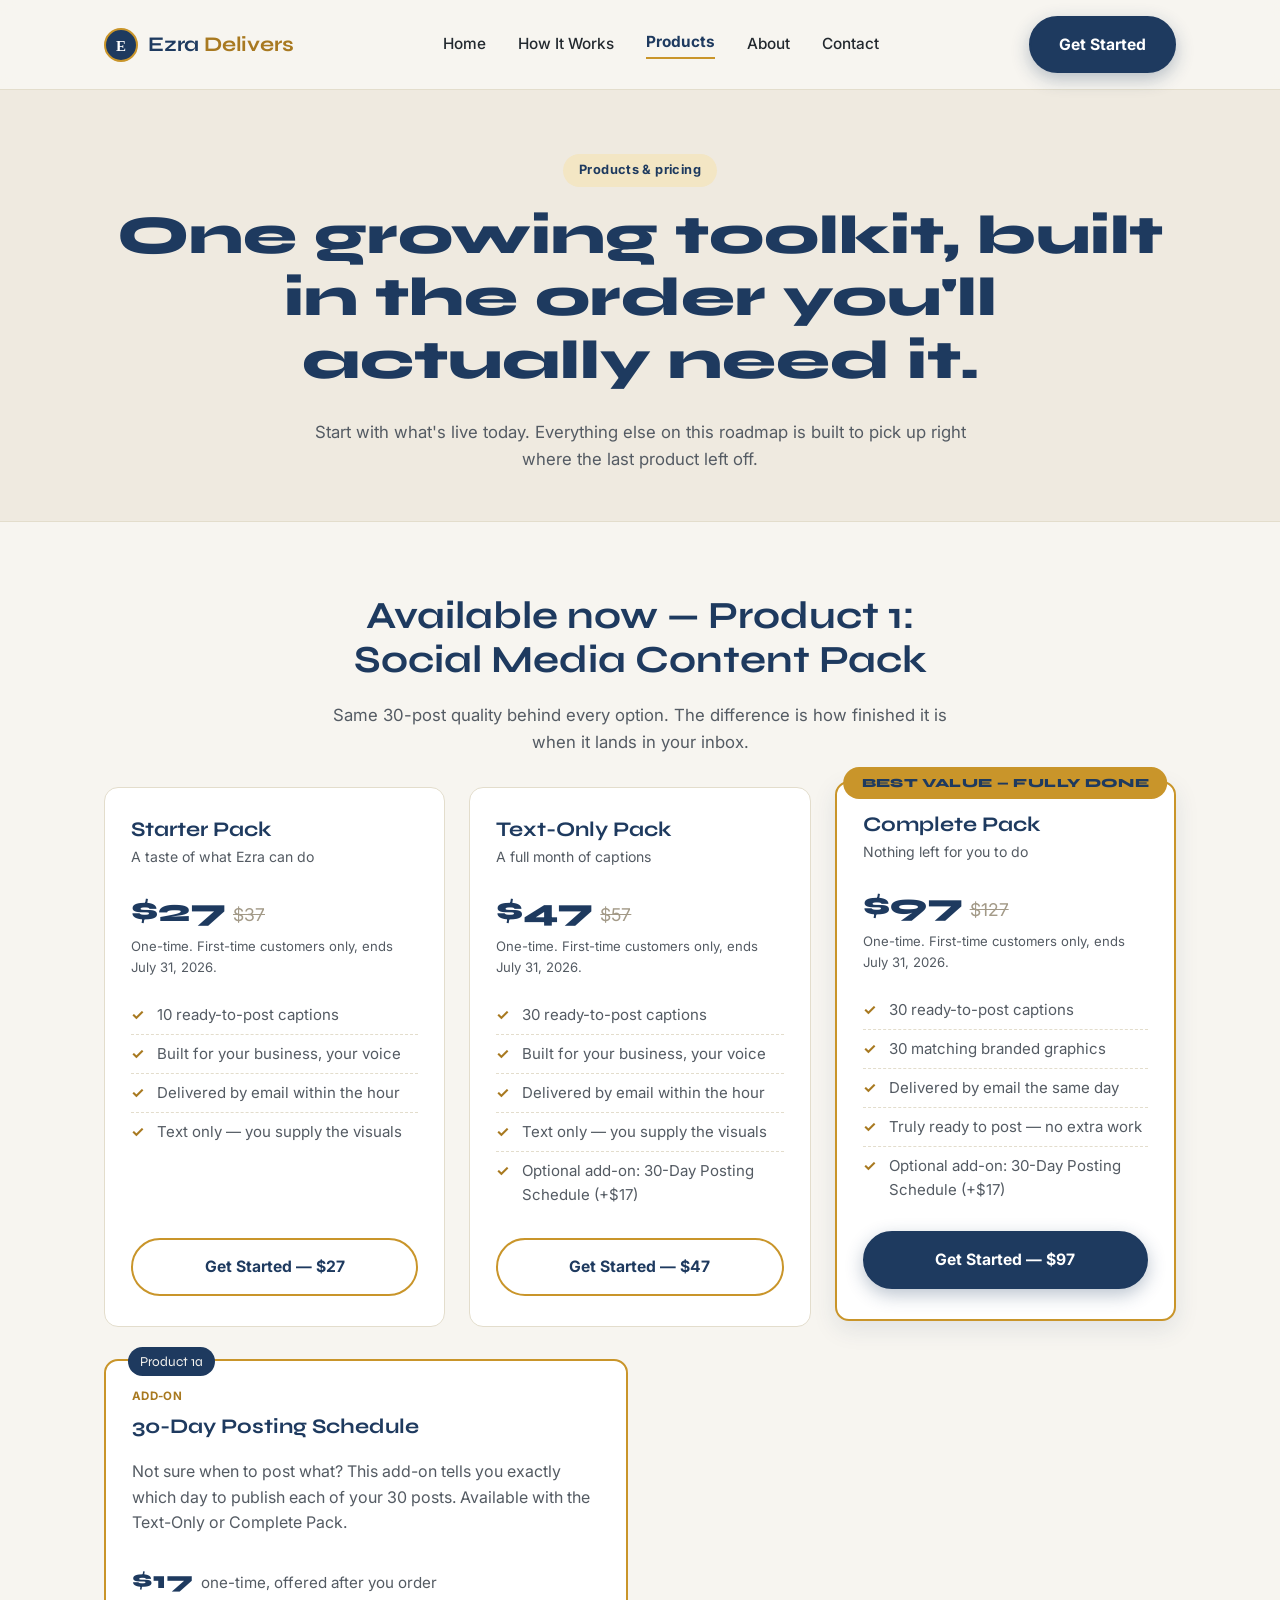
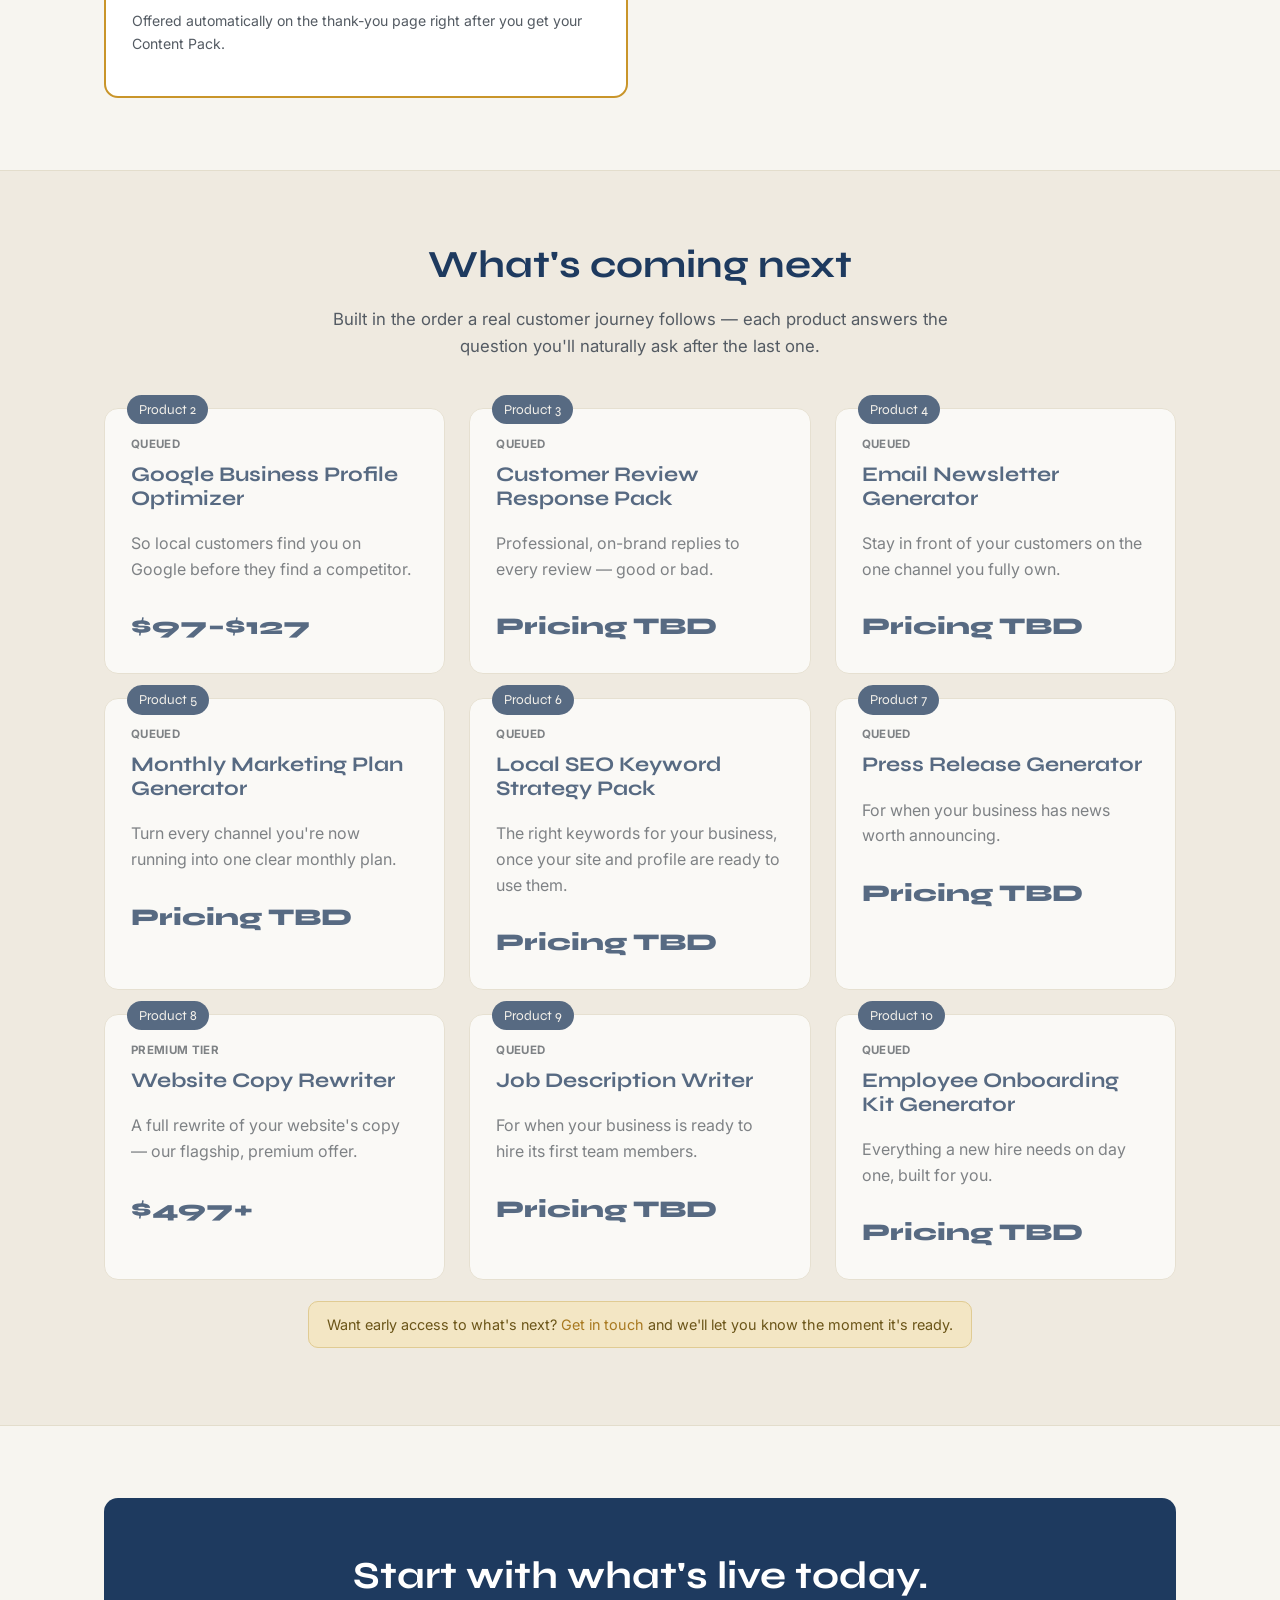
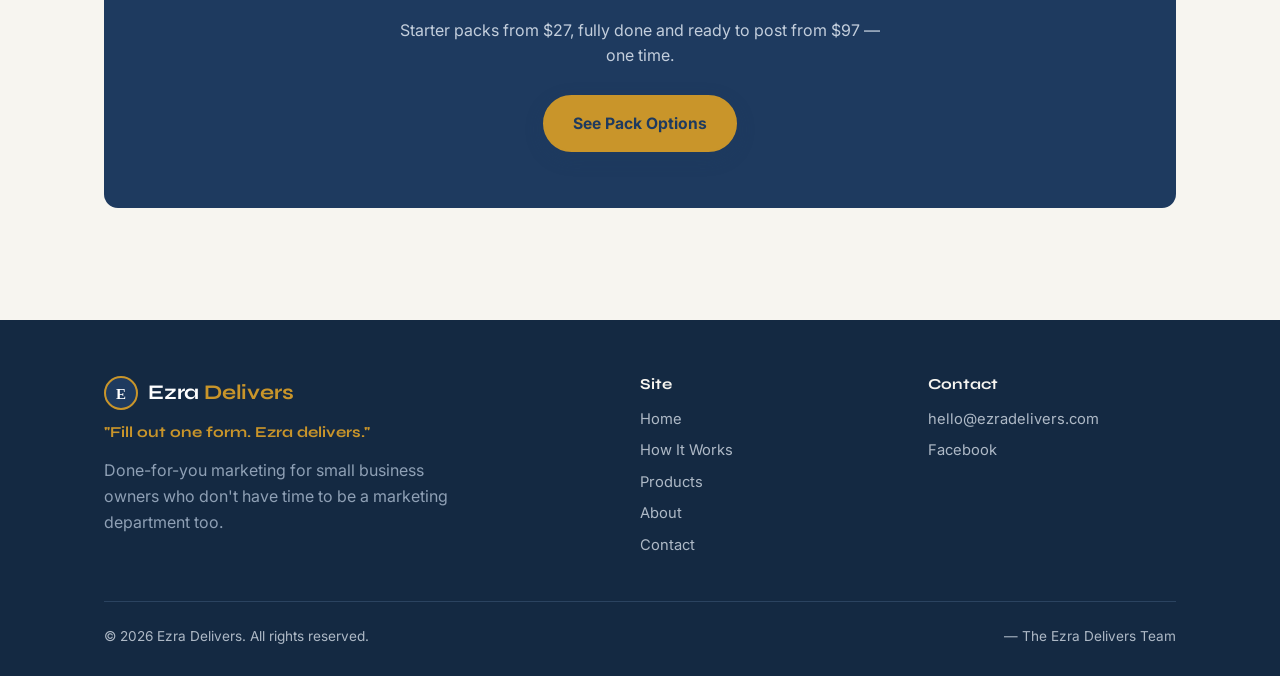
<file: products.html>
<!DOCTYPE html>
<html lang="en">
<head>
<meta charset="UTF-8">
<meta name="viewport" content="width=device-width, initial-scale=1.0">
<title>Products & Pricing — Ezra Delivers</title>
<meta name="description" content="The full Ezra Delivers product roadmap — from social media content to a complete small business marketing toolkit.">
<link rel="icon" type="image/svg+xml" href="data:image/svg+xml,%3Csvg xmlns='http://www.w3.org/2000/svg' viewBox='0 0 64 64'%3E%3Crect width='64' height='64' rx='14' fill='%231e3a5f'/%3E%3Ccircle cx='32' cy='32' r='22' fill='none' stroke='%23c9952a' stroke-width='4'/%3E%3Ctext x='32' y='42' font-family='Georgia,serif' font-size='28' font-weight='700' fill='%23ffffff' text-anchor='middle'%3EE%3C/text%3E%3C/svg%3E">
<link rel="preconnect" href="https://fonts.googleapis.com">
<link href="https://fonts.googleapis.com/css2?family=Syne:wght@600;700;800&family=Inter:wght@400;500;600;700&display=swap" rel="stylesheet">
<link rel="stylesheet" href="css/style.css">
</head>
<body>

<header class="site-header">
  <div class="nav-wrap">
    <a href="index.html" class="logo">
      <svg class="logo-icon" width="34" height="34" viewBox="0 0 34 34" xmlns="http://www.w3.org/2000/svg" aria-hidden="true">
        <circle cx="17" cy="17" r="16" fill="#1e3a5f" stroke="#c9952a" stroke-width="2"/>
        <text x="17" y="22.5" font-family="Georgia, 'Times New Roman', serif" font-size="15" font-weight="700" fill="#ffffff" text-anchor="middle">E</text>
      </svg>
      <span class="logo-text">Ezra <em>Delivers</em></span>
    </a>
    <button class="menu-toggle" id="menuToggle" aria-label="Toggle menu">☰</button>
    <nav class="main-nav" id="mainNav">
      <a href="index.html">Home</a>
      <a href="how-it-works.html">How It Works</a>
      <a href="products.html" class="active">Products</a>
      <a href="about.html">About</a>
      <a href="contact.html">Contact</a>
    </nav>
    <div class="nav-cta">
      <a href="#product-1" class="btn btn-primary">Get Started</a>
    </div>
  </div>
</header>

<section class="page-hero">
  <div class="container">
    <span class="eyebrow">Products &amp; pricing</span>
    <h1>One growing toolkit, built in the order you'll actually need it.</h1>
    <p>Start with what's live today. Everything else on this roadmap is built to pick up right where the last product left off.</p>
  </div>
</section>

<!-- LIVE PRODUCT -->
<section id="product-1">
  <div class="container">
    <div class="section-head" style="margin-bottom:32px;">
      <h2>Available now — Product 1: Social Media Content Pack</h2>
      <p>Same 30-post quality behind every option. The difference is how finished it is when it lands in your inbox.</p>
    </div>
    <div class="tier-grid" style="margin-bottom:32px;">
      <div class="tier-card">
        <h3>Starter Pack</h3>
        <p class="tier-sub">A taste of what Ezra can do</p>
        <div class="tier-price">$27<span class="was">$37</span></div>
        <p class="tier-note">One-time. First-time customers only, ends July 31, 2026.</p>
        <ul>
          <li>10 ready-to-post captions</li>
          <li>Built for your business, your voice</li>
          <li>Delivered by email within the hour</li>
          <li>Text only — you supply the visuals</li>
        </ul>
        <a href="https://form.jotform.com/261764304272051" class="btn btn-secondary btn-block" target="_blank" rel="noopener">Get Started — $27</a>
      </div>
      <div class="tier-card">
        <h3>Text-Only Pack</h3>
        <p class="tier-sub">A full month of captions</p>
        <div class="tier-price">$47<span class="was">$57</span></div>
        <p class="tier-note">One-time. First-time customers only, ends July 31, 2026.</p>
        <ul>
          <li>30 ready-to-post captions</li>
          <li>Built for your business, your voice</li>
          <li>Delivered by email within the hour</li>
          <li>Text only — you supply the visuals</li>
          <li>Optional add-on: 30-Day Posting Schedule (+$17)</li>
        </ul>
        <a href="https://form.jotform.com/261764304272051" class="btn btn-secondary btn-block" target="_blank" rel="noopener">Get Started — $47</a>
      </div>
      <div class="tier-card featured">
        <span class="tier-badge">Best Value — Fully Done</span>
        <h3>Complete Pack</h3>
        <p class="tier-sub">Nothing left for you to do</p>
        <div class="tier-price">$97<span class="was">$127</span></div>
        <p class="tier-note">One-time. First-time customers only, ends July 31, 2026.</p>
        <ul>
          <li>30 ready-to-post captions</li>
          <li>30 matching branded graphics</li>
          <li>Delivered by email the same day</li>
          <li>Truly ready to post — no extra work</li>
          <li>Optional add-on: 30-Day Posting Schedule (+$17)</li>
        </ul>
        <a href="https://form.jotform.com/261764304272051" class="btn btn-primary btn-block" target="_blank" rel="noopener">Get Started — $97</a>
      </div>
    </div>
    <div class="grid-2" style="align-items:start;">
      <div class="product-card is-live">
        <span class="num-badge">Product 1a</span>
        <span class="status">Add-on</span>
        <h3>30-Day Posting Schedule</h3>
        <p>Not sure when to post what? This add-on tells you exactly which day to publish each of your 30 posts. Available with the Text-Only or Complete Pack.</p>
        <div class="price">$17 <span style="font-size:0.95rem; color:var(--ink-soft); font-family:'Inter',sans-serif; font-weight:400;">one-time, offered after you order</span></div>
        <p style="font-size:0.88rem; color:var(--ink-soft);">Offered automatically on the thank-you page right after you get your Content Pack.</p>
      </div>
    </div>
  </div>
</section>

<!-- ROADMAP -->
<section style="background:var(--cream-deep); border-top:1px solid var(--border); border-bottom:1px solid var(--border);">
  <div class="container">
    <div class="section-head">
      <h2>What's coming next</h2>
      <p>Built in the order a real customer journey follows — each product answers the question you'll naturally ask after the last one.</p>
    </div>
    <div class="grid-3">
      <div class="product-card is-soon">
        <span class="num-badge">Product 2</span>
        <span class="status">Queued</span>
        <h3>Google Business Profile Optimizer</h3>
        <p>So local customers find you on Google before they find a competitor.</p>
        <div class="price">$97–$127</div>
      </div>
      <div class="product-card is-soon">
        <span class="num-badge">Product 3</span>
        <span class="status">Queued</span>
        <h3>Customer Review Response Pack</h3>
        <p>Professional, on-brand replies to every review — good or bad.</p>
        <div class="price">Pricing TBD</div>
      </div>
      <div class="product-card is-soon">
        <span class="num-badge">Product 4</span>
        <span class="status">Queued</span>
        <h3>Email Newsletter Generator</h3>
        <p>Stay in front of your customers on the one channel you fully own.</p>
        <div class="price">Pricing TBD</div>
      </div>
      <div class="product-card is-soon">
        <span class="num-badge">Product 5</span>
        <span class="status">Queued</span>
        <h3>Monthly Marketing Plan Generator</h3>
        <p>Turn every channel you're now running into one clear monthly plan.</p>
        <div class="price">Pricing TBD</div>
      </div>
      <div class="product-card is-soon">
        <span class="num-badge">Product 6</span>
        <span class="status">Queued</span>
        <h3>Local SEO Keyword Strategy Pack</h3>
        <p>The right keywords for your business, once your site and profile are ready to use them.</p>
        <div class="price">Pricing TBD</div>
      </div>
      <div class="product-card is-soon">
        <span class="num-badge">Product 7</span>
        <span class="status">Queued</span>
        <h3>Press Release Generator</h3>
        <p>For when your business has news worth announcing.</p>
        <div class="price">Pricing TBD</div>
      </div>
      <div class="product-card is-soon">
        <span class="num-badge">Product 8</span>
        <span class="status">Premium tier</span>
        <h3>Website Copy Rewriter</h3>
        <p>A full rewrite of your website's copy — our flagship, premium offer.</p>
        <div class="price">$497+</div>
      </div>
      <div class="product-card is-soon">
        <span class="num-badge">Product 9</span>
        <span class="status">Queued</span>
        <h3>Job Description Writer</h3>
        <p>For when your business is ready to hire its first team members.</p>
        <div class="price">Pricing TBD</div>
      </div>
      <div class="product-card is-soon">
        <span class="num-badge">Product 10</span>
        <span class="status">Queued</span>
        <h3>Employee Onboarding Kit Generator</h3>
        <p>Everything a new hire needs on day one, built for you.</p>
        <div class="price">Pricing TBD</div>
      </div>
    </div>
    <p class="text-center" style="margin-top:32px;">
      <span class="badge-note">Want early access to what's next? <a href="contact.html">Get in touch</a> and we'll let you know the moment it's ready.</span>
    </p>
  </div>
</section>

<section>
  <div class="container">
    <div class="cta-banner">
      <h2>Start with what's live today.</h2>
      <p>Starter packs from $27, fully done and ready to post from $97 — one time.</p>
      <a href="#product-1" class="btn btn-primary">See Pack Options</a>
    </div>
  </div>
</section>

<footer class="site-footer">
  <div class="container">
    <div class="footer-grid">
      <div>
        <div class="logo" style="margin-bottom:10px;">
          <svg class="logo-icon" width="34" height="34" viewBox="0 0 34 34" xmlns="http://www.w3.org/2000/svg" aria-hidden="true">
            <circle cx="17" cy="17" r="16" fill="#1e3a5f" stroke="#c9952a" stroke-width="2"/>
            <text x="17" y="22.5" font-family="Georgia, 'Times New Roman', serif" font-size="15" font-weight="700" fill="#ffffff" text-anchor="middle">E</text>
          </svg>
          <span class="logo-text footer-logo-text">Ezra <em>Delivers</em></span>
        </div>
        <p class="footer-tagline">"Fill out one form. Ezra delivers."</p>
        <p style="max-width:36ch; color:#8FA0B5;">Done-for-you marketing for small business owners who don't have time to be a marketing department too.</p>
      </div>
      <div>
        <h4>Site</h4>
        <a href="index.html">Home</a>
        <a href="how-it-works.html">How It Works</a>
        <a href="products.html">Products</a>
        <a href="about.html">About</a>
        <a href="contact.html">Contact</a>
      </div>
      <div>
        <h4>Contact</h4>
        <a href="mailto:hello@ezradelivers.com">hello@ezradelivers.com</a>
        <a href="https://www.facebook.com/profile.php?id=61591248459451" target="_blank" rel="noopener">Facebook</a>
      </div>
    </div>
    <div class="footer-bottom">
      <span>© 2026 Ezra Delivers. All rights reserved.</span>
      <span>— The Ezra Delivers Team</span>
    </div>
  </div>
</footer>

<script>
  document.getElementById('menuToggle').addEventListener('click', function () {
    document.getElementById('mainNav').classList.toggle('open');
  });
</script>
</body>
</html>
</file>
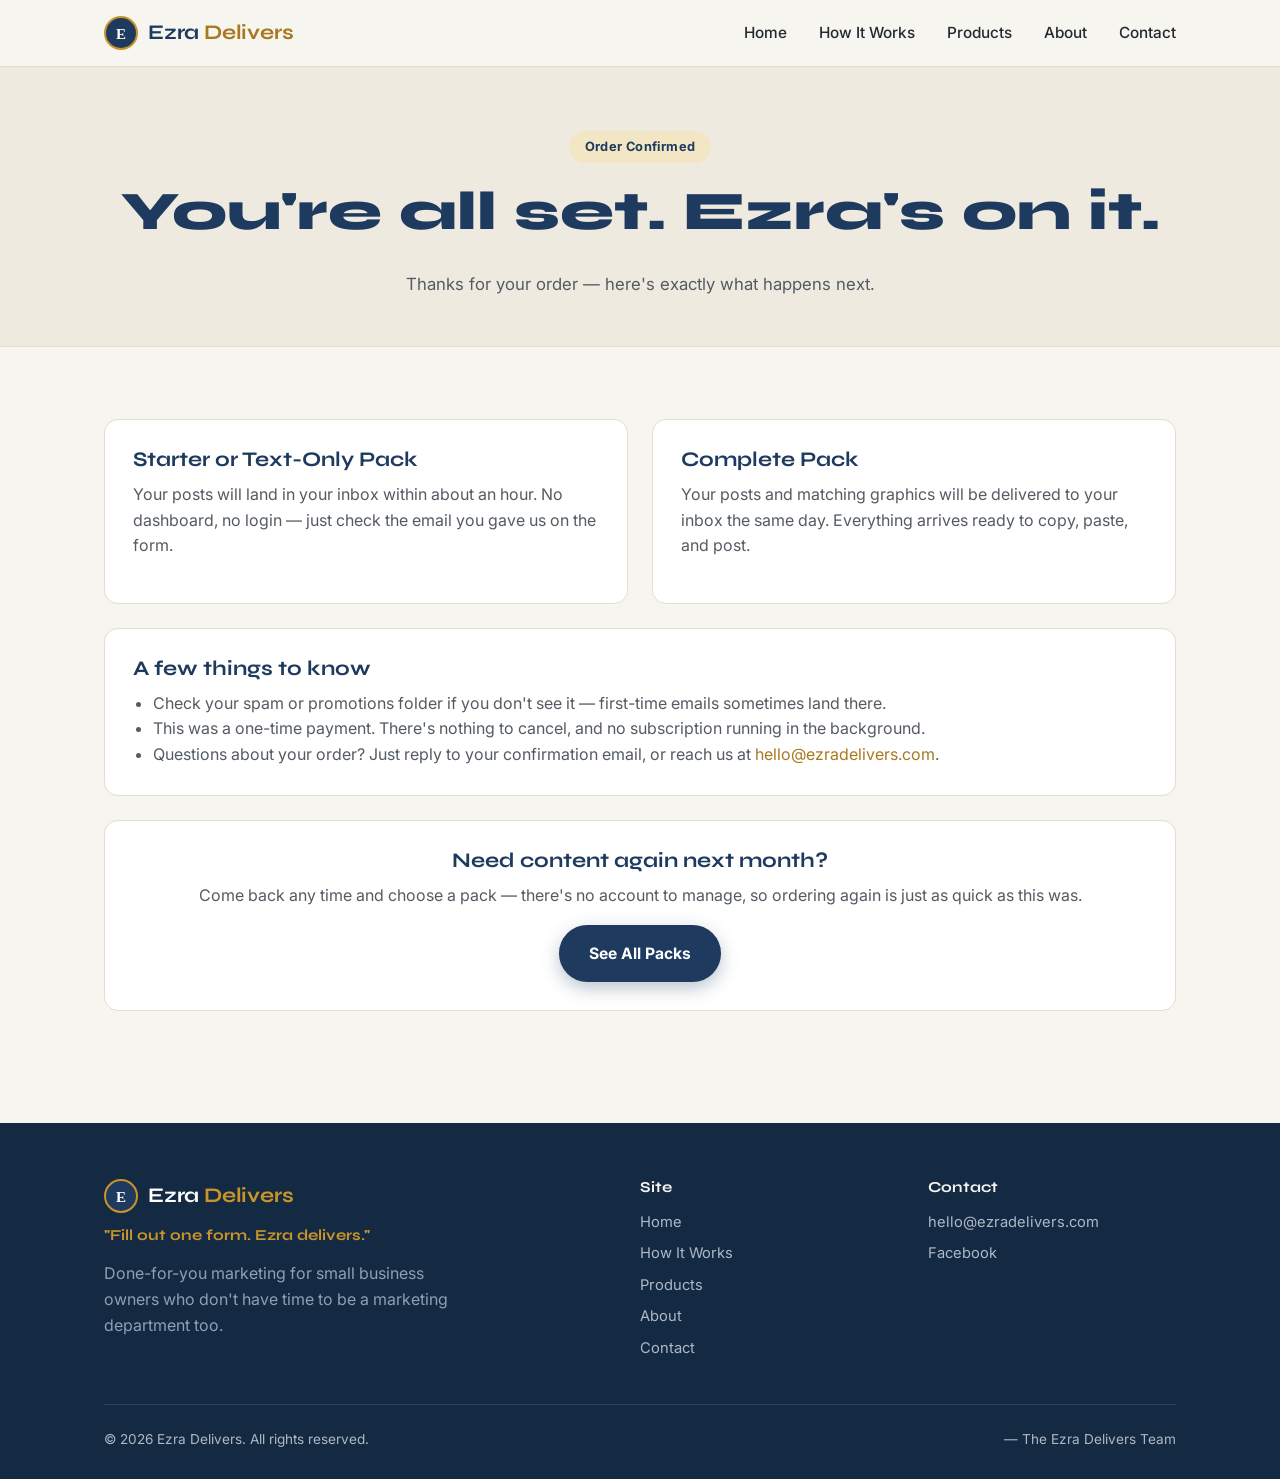
<file: thankyou.html>
<!DOCTYPE html>
<html lang="en">
<head>
<meta charset="UTF-8">
<meta name="viewport" content="width=device-width, initial-scale=1.0">
<title>Thank You — Ezra Delivers</title>
<meta name="description" content="Your order is confirmed. Here's what happens next.">
<link rel="icon" type="image/svg+xml" href="data:image/svg+xml,%3Csvg xmlns='http://www.w3.org/2000/svg' viewBox='0 0 64 64'%3E%3Crect width='64' height='64' rx='14' fill='%231e3a5f'/%3E%3Ccircle cx='32' cy='32' r='22' fill='none' stroke='%23c9952a' stroke-width='4'/%3E%3Ctext x='32' y='42' font-family='Georgia,serif' font-size='28' font-weight='700' fill='%23ffffff' text-anchor='middle'%3EE%3C/text%3E%3C/svg%3E">
<link rel="preconnect" href="https://fonts.googleapis.com">
<link href="https://fonts.googleapis.com/css2?family=Syne:wght@600;700;800&family=Inter:wght@400;500;600;700&display=swap" rel="stylesheet">
<link rel="stylesheet" href="css/style.css">
</head>
<body>

<header class="site-header">
  <div class="nav-wrap">
    <a href="index.html" class="logo">
      <svg class="logo-icon" width="34" height="34" viewBox="0 0 34 34" xmlns="http://www.w3.org/2000/svg" aria-hidden="true">
        <circle cx="17" cy="17" r="16" fill="#1e3a5f" stroke="#c9952a" stroke-width="2"/>
        <text x="17" y="22.5" font-family="Georgia, 'Times New Roman', serif" font-size="15" font-weight="700" fill="#ffffff" text-anchor="middle">E</text>
      </svg>
      <span class="logo-text">Ezra <em>Delivers</em></span>
    </a>
    <button class="menu-toggle" id="menuToggle" aria-label="Toggle menu">☰</button>
    <nav class="main-nav" id="mainNav">
      <a href="index.html">Home</a>
      <a href="how-it-works.html">How It Works</a>
      <a href="products.html">Products</a>
      <a href="about.html">About</a>
      <a href="contact.html">Contact</a>
    </nav>
  </div>
</header>

<section class="page-hero">
  <div class="container">
    <span class="eyebrow">Order Confirmed</span>
    <h1>You're all set. Ezra's on it.</h1>
    <p>Thanks for your order — here's exactly what happens next.</p>
  </div>
</section>

<section>
  <div class="container">
    <div class="grid-2" style="align-items:start;">
      <div class="card">
        <h3>Starter or Text-Only Pack</h3>
        <p>Your posts will land in your inbox within about an hour. No dashboard, no login — just check the email you gave us on the form.</p>
      </div>
      <div class="card">
        <h3>Complete Pack</h3>
        <p>Your posts and matching graphics will be delivered to your inbox the same day. Everything arrives ready to copy, paste, and post.</p>
      </div>
    </div>

    <div class="card" style="margin-top:24px;">
      <h3>A few things to know</h3>
      <ul style="margin:0; padding-left:20px; color:var(--ink-soft);">
        <li>Check your spam or promotions folder if you don't see it — first-time emails sometimes land there.</li>
        <li>This was a one-time payment. There's nothing to cancel, and no subscription running in the background.</li>
        <li>Questions about your order? Just reply to your confirmation email, or reach us at <a href="mailto:hello@ezradelivers.com">hello@ezradelivers.com</a>.</li>
      </ul>
    </div>

    <div class="card" style="margin-top:24px; text-align:center;">
      <h3>Need content again next month?</h3>
      <p>Come back any time and choose a pack — there's no account to manage, so ordering again is just as quick as this was.</p>
      <a href="products.html" class="btn btn-primary">See All Packs</a>
    </div>
  </div>
</section>

<footer class="site-footer">
  <div class="container">
    <div class="footer-grid">
      <div>
        <div class="logo" style="margin-bottom:10px;">
          <svg class="logo-icon" width="34" height="34" viewBox="0 0 34 34" xmlns="http://www.w3.org/2000/svg" aria-hidden="true">
            <circle cx="17" cy="17" r="16" fill="#1e3a5f" stroke="#c9952a" stroke-width="2"/>
            <text x="17" y="22.5" font-family="Georgia, 'Times New Roman', serif" font-size="15" font-weight="700" fill="#ffffff" text-anchor="middle">E</text>
          </svg>
          <span class="logo-text footer-logo-text">Ezra <em>Delivers</em></span>
        </div>
        <p class="footer-tagline">"Fill out one form. Ezra delivers."</p>
        <p style="max-width:36ch; color:#8FA0B5;">Done-for-you marketing for small business owners who don't have time to be a marketing department too.</p>
      </div>
      <div>
        <h4>Site</h4>
        <a href="index.html">Home</a>
        <a href="how-it-works.html">How It Works</a>
        <a href="products.html">Products</a>
        <a href="about.html">About</a>
        <a href="contact.html">Contact</a>
      </div>
      <div>
        <h4>Contact</h4>
        <a href="mailto:hello@ezradelivers.com">hello@ezradelivers.com</a>
        <a href="https://www.facebook.com/profile.php?id=61591248459451" target="_blank" rel="noopener">Facebook</a>
      </div>
    </div>
    <div class="footer-bottom">
      <span>© 2026 Ezra Delivers. All rights reserved.</span>
      <span>— The Ezra Delivers Team</span>
    </div>
  </div>
</footer>

<script>
  document.getElementById('menuToggle').addEventListener('click', function () {
    document.getElementById('mainNav').classList.toggle('open');
  });
</script>
</body>
</html>
</file>
<file: css/style.css>
/* ==========================================================================
   Ezra Delivers — Site Stylesheet
   Brand Bible v1.1 palette: Navy #1e3a5f / Gold #c9952a / Cream #f7f5f0
   Type: Syne 800 (headings) + Inter (body) — per confirmed brand typography
   ========================================================================== */

:root {
  --cream: #F7F5F0;
  --cream-deep: #EFEAE0;
  --ink: #23292F;
  --ink-soft: #545B63;
  --navy: #1E3A5F;
  --navy-deep: #142942;
  --gold: #C9952A;
  --gold-deep: #A87920;
  --gold-light: #F3E6C4;
  --white: #FFFFFF;
  --border: #E3DDCC;
  --shadow: 0 8px 24px rgba(30, 58, 95, 0.10);
  --radius: 14px;
  --max-width: 1120px;
}

* { box-sizing: border-box; }

html { scroll-behavior: smooth; }

body {
  margin: 0;
  font-family: 'Inter', -apple-system, BlinkMacSystemFont, 'Segoe UI', sans-serif;
  color: var(--ink);
  background: var(--cream);
  line-height: 1.6;
  font-size: 16px;
}

h1, h2, h3, h4 {
  font-family: 'Syne', Arial, sans-serif;
  color: var(--navy);
  line-height: 1.15;
  margin: 0 0 0.5em;
  font-weight: 700;
}

h1 { font-size: clamp(2.2rem, 5vw, 3.4rem); font-weight: 800; }
h2 { font-size: clamp(1.7rem, 3.5vw, 2.4rem); }
h3 { font-size: 1.3rem; }

p { margin: 0 0 1em; color: var(--ink-soft); }

a { color: var(--gold-deep); text-decoration: none; }
a:hover { text-decoration: underline; }

img { max-width: 100%; display: block; }

.container {
  max-width: var(--max-width);
  margin: 0 auto;
  padding: 0 24px;
}

section { padding: 72px 0; }
section.tight { padding: 48px 0; }

/* ---------- Buttons ---------- */
.btn {
  display: inline-block;
  padding: 14px 28px;
  border-radius: 999px;
  font-weight: 700;
  font-size: 0.98rem;
  text-decoration: none;
  transition: transform 0.15s ease, box-shadow 0.15s ease, background 0.15s ease;
  border: 2px solid transparent;
  cursor: pointer;
}
.btn:hover { transform: translateY(-2px); text-decoration: none; }

.btn-primary {
  background: var(--navy);
  color: var(--white);
  border-color: var(--navy);
  box-shadow: 0 6px 18px rgba(30, 58, 95, 0.30);
}
.btn-primary:hover { background: var(--navy-deep); border-color: var(--gold); }

.btn-secondary {
  background: transparent;
  color: var(--navy);
  border-color: var(--gold);
}
.btn-secondary:hover { background: var(--gold); color: var(--navy); }

.btn-ghost {
  background: transparent;
  color: var(--white);
  border-color: rgba(255,255,255,0.6);
}
.btn-ghost:hover { background: rgba(255,255,255,0.15); }

.btn-block { display: block; text-align: center; }

/* ---------- Header / Nav ---------- */
header.site-header {
  position: sticky;
  top: 0;
  z-index: 50;
  background: rgba(247, 245, 240, 0.94);
  backdrop-filter: blur(8px);
  border-bottom: 1px solid var(--border);
}

.nav-wrap {
  max-width: var(--max-width);
  margin: 0 auto;
  padding: 16px 24px;
  display: flex;
  align-items: center;
  justify-content: space-between;
}

.logo {
  display: flex;
  align-items: center;
  gap: 10px;
  font-family: 'Syne', Arial, sans-serif;
  font-size: 1.3rem;
  font-weight: 700;
  color: var(--navy);
  letter-spacing: -0.01em;
}
.logo-icon { flex-shrink: 0; }
.logo-text em { font-style: normal; color: var(--gold-deep); }
.footer-logo-text { color: var(--white); }
.footer-logo-text em { color: var(--gold); }

.footer-tagline {
  font-family: 'Syne', Arial, sans-serif;
  color: var(--gold);
  font-size: 0.95rem;
  font-weight: 700;
  margin: 2px 0 14px;
}

nav.main-nav {
  display: flex;
  align-items: center;
  gap: 32px;
}

nav.main-nav a {
  color: var(--ink);
  font-weight: 500;
  font-size: 0.96rem;
}
nav.main-nav a:hover { color: var(--gold-deep); text-decoration: none; }
nav.main-nav a.active { color: var(--navy); font-weight: 700; border-bottom: 2px solid var(--gold); padding-bottom: 2px; }

.nav-cta { display: flex; align-items: center; gap: 20px; }

.menu-toggle {
  display: none;
  background: none;
  border: none;
  font-size: 1.6rem;
  cursor: pointer;
  color: var(--navy);
}

/* ---------- Hero ---------- */
.hero {
  padding: 96px 0 80px;
  background: linear-gradient(180deg, var(--cream-deep) 0%, var(--cream) 100%);
  border-bottom: 1px solid var(--border);
}
.hero-grid {
  display: grid;
  grid-template-columns: 1.1fr 0.9fr;
  gap: 56px;
  align-items: center;
}
.eyebrow {
  display: inline-block;
  background: var(--gold-light);
  color: var(--navy);
  padding: 6px 16px;
  border-radius: 999px;
  font-size: 0.8rem;
  font-weight: 700;
  letter-spacing: 0.03em;
  margin-bottom: 18px;
}
.hero p.lead { font-size: 1.15rem; max-width: 46ch; }
.hero-actions { display: flex; gap: 16px; margin-top: 28px; flex-wrap: wrap; }
.hero-note { margin-top: 14px; font-size: 0.88rem; color: var(--ink-soft); }

.hero-card {
  background: var(--white);
  border-radius: var(--radius);
  padding: 28px;
  box-shadow: var(--shadow);
  border: 1px solid var(--border);
}
.hero-card .tag.live { margin-bottom: 14px; }
.hero-card .price-tag {
  display: flex;
  align-items: baseline;
  gap: 10px;
  margin: 10px 0 6px;
}
.hero-card .price-tag .now { font-size: 2.2rem; font-family: 'Syne', sans-serif; color: var(--navy); font-weight: 800; }
.hero-card .price-tag .was { text-decoration: line-through; color: #A39A88; font-size: 1.1rem; }
.hero-card .price-note { font-size: 0.85rem; color: var(--ink-soft); margin-bottom: 18px; }
.hero-card ul { padding-left: 0; list-style: none; margin: 0 0 22px; }
.hero-card li { padding: 7px 0 7px 28px; position: relative; font-size: 0.95rem; color: var(--ink-soft); border-bottom: 1px dashed var(--border); }
.hero-card li:last-child { border-bottom: none; }
.hero-card li::before {
  content: "✓";
  position: absolute; left: 0; top: 7px;
  color: var(--gold-deep);
  font-weight: 700;
}

/* ---------- Stats bar ---------- */
.stats-bar {
  background: var(--navy);
  color: var(--cream);
  padding: 28px 0;
}
.stats-grid {
  display: grid;
  grid-template-columns: repeat(4, 1fr);
  gap: 20px;
  text-align: center;
}
.stats-grid .num { font-family: 'Syne', sans-serif; font-size: 1.8rem; color: var(--white); font-weight: 800; }
.stats-grid .label { font-size: 0.82rem; color: #C3CEDC; letter-spacing: 0.02em; }

/* ---------- Journey / process ---------- */
.section-head { text-align: center; max-width: 640px; margin: 0 auto 48px; }
.section-head p { font-size: 1.05rem; }

.journey {
  display: grid;
  grid-template-columns: repeat(4, 1fr);
  gap: 20px;
}
.journey-step {
  background: var(--white);
  border: 1px solid var(--border);
  border-radius: var(--radius);
  padding: 26px 22px;
  position: relative;
}
.journey-step .step-num {
  width: 34px; height: 34px;
  border-radius: 50%;
  background: var(--gold);
  color: var(--navy);
  display: flex; align-items: center; justify-content: center;
  font-weight: 800;
  margin-bottom: 14px;
  font-family: 'Syne', sans-serif;
}
.journey-step.locked { opacity: 0.55; }
.journey-step .tag {
  display: inline-block;
  font-size: 0.72rem;
  font-weight: 700;
  text-transform: uppercase;
  letter-spacing: 0.03em;
  padding: 3px 10px;
  border-radius: 999px;
  margin-bottom: 10px;
}
.tag.live { background: var(--gold-light); color: var(--navy); }
.tag.soon { background: #E9E4D8; color: #837A63; }

/* ---------- Cards / grid ---------- */
.grid-3 { display: grid; grid-template-columns: repeat(3, 1fr); gap: 24px; }
.grid-4 { display: grid; grid-template-columns: repeat(4, 1fr); gap: 24px; }
.grid-2 { display: grid; grid-template-columns: 1fr 1fr; gap: 24px; }

.card {
  background: var(--white);
  border: 1px solid var(--border);
  border-radius: var(--radius);
  padding: 28px;
}
.card h3 { margin-bottom: 10px; }

/* ---------- Product cards ---------- */
.product-card {
  background: var(--white);
  border: 1px solid var(--border);
  border-radius: var(--radius);
  padding: 26px;
  display: flex;
  flex-direction: column;
  gap: 10px;
  position: relative;
}
.product-card .num-badge {
  position: absolute;
  top: -14px; left: 22px;
  background: var(--navy);
  color: var(--cream);
  font-family: 'Syne', sans-serif;
  font-size: 0.85rem;
  padding: 4px 12px;
  border-radius: 999px;
}
.product-card .price { font-family: 'Syne', sans-serif; font-size: 1.5rem; color: var(--navy); font-weight: 800; }
.product-card.is-live { border: 2px solid var(--gold); }
.product-card .status {
  font-size: 0.72rem;
  font-weight: 700;
  text-transform: uppercase;
  letter-spacing: 0.03em;
  color: var(--ink-soft);
}
.product-card.is-live .status { color: var(--gold-deep); }
.product-card.is-soon { opacity: 0.72; }

/* ---------- Pricing tier cards ---------- */
.tier-grid {
  display: grid;
  grid-template-columns: repeat(3, 1fr);
  gap: 24px;
  align-items: stretch;
}
.tier-card {
  background: var(--white);
  border: 1px solid var(--border);
  border-radius: var(--radius);
  padding: 30px 26px;
  display: flex;
  flex-direction: column;
  position: relative;
}
.tier-card h3 { margin-bottom: 4px; }
.tier-card .tier-sub { font-size: 0.88rem; color: var(--ink-soft); margin-bottom: 16px; }
.tier-card .tier-price { font-family: 'Syne', sans-serif; font-weight: 800; font-size: 2rem; color: var(--navy); }
.tier-card .tier-price .was { font-family: 'Inter', sans-serif; font-weight: 400; text-decoration: line-through; color: #A39A88; font-size: 1.1rem; margin-left: 6px; }
.tier-card .tier-note { font-size: 0.82rem; color: var(--ink-soft); margin-bottom: 18px; }
.tier-card ul { list-style: none; padding-left: 0; margin: 0 0 22px; flex-grow: 1; }
.tier-card li { padding: 7px 0; font-size: 0.94rem; color: var(--ink-soft); border-bottom: 1px dashed var(--border); position: relative; padding-left: 26px; }
.tier-card li:last-child { border-bottom: none; }
.tier-card li::before {
  content: "✓";
  position: absolute; left: 0; top: 7px;
  color: var(--gold-deep);
  font-weight: 700;
}
.tier-card.featured {
  border: 2px solid var(--gold);
  box-shadow: var(--shadow);
  transform: translateY(-6px);
}
.tier-badge {
  position: absolute;
  top: -16px; left: 50%;
  transform: translateX(-50%);
  background: var(--gold);
  color: var(--navy);
  font-family: 'Syne', sans-serif;
  font-weight: 800;
  font-size: 0.78rem;
  letter-spacing: 0.03em;
  text-transform: uppercase;
  padding: 6px 18px;
  border-radius: 999px;
  white-space: nowrap;
}

/* ---------- Comparison table ---------- */
table.compare {
  width: 100%;
  border-collapse: collapse;
  background: var(--white);
  border-radius: var(--radius);
  overflow: hidden;
  box-shadow: var(--shadow);
}
table.compare th, table.compare td {
  padding: 16px 20px;
  border-bottom: 1px solid var(--border);
  text-align: left;
  font-size: 0.95rem;
}
table.compare th { background: var(--cream-deep); font-family: 'Syne', sans-serif; font-weight: 700; color: var(--navy); }
table.compare tr:last-child td { border-bottom: none; }
table.compare td.highlight { color: var(--gold-deep); font-weight: 700; }

/* ---------- FAQ ---------- */
.faq-item {
  border-bottom: 1px solid var(--border);
  padding: 20px 0;
}
.faq-item summary {
  cursor: pointer;
  font-weight: 700;
  color: var(--navy);
  font-size: 1.02rem;
  list-style: none;
  display: flex;
  justify-content: space-between;
  align-items: center;
}
.faq-item summary::-webkit-details-marker { display: none; }
.faq-item summary::after {
  content: "+";
  font-size: 1.3rem;
  color: var(--gold-deep);
}
.faq-item[open] summary::after { content: "–"; }
.faq-item p { margin-top: 12px; }

/* ---------- CTA banner ---------- */
.cta-banner {
  background: var(--navy);
  color: var(--cream);
  border-radius: var(--radius);
  padding: 56px;
  text-align: center;
}
.cta-banner h2 { color: var(--white); }
.cta-banner p { color: #C3CEDC; max-width: 50ch; margin: 0 auto 26px; }
.cta-banner .btn-primary { background: var(--gold); color: var(--navy); border-color: var(--gold); }
.cta-banner .btn-primary:hover { background: var(--gold-deep); border-color: var(--gold-deep); color: var(--white); }

/* ---------- Footer ---------- */
footer.site-footer {
  background: var(--navy-deep);
  color: #AEB9C6;
  padding: 56px 0 28px;
  margin-top: 40px;
}
.footer-grid {
  display: grid;
  grid-template-columns: 2fr 1fr 1fr;
  gap: 40px;
  margin-bottom: 36px;
}
.footer-grid h4 { color: var(--cream); font-size: 0.95rem; margin-bottom: 14px; }
.footer-grid a { color: #AEB9C6; display: block; margin-bottom: 8px; font-size: 0.92rem; }
.footer-grid a:hover { color: var(--gold); text-decoration: none; }
.footer-bottom {
  border-top: 1px solid #2B4360;
  padding-top: 24px;
  font-size: 0.85rem;
  display: flex;
  justify-content: space-between;
  flex-wrap: wrap;
  gap: 10px;
}

/* ---------- Page header (interior pages) ---------- */
.page-hero {
  padding: 64px 0 48px;
  background: var(--cream-deep);
  border-bottom: 1px solid var(--border);
  text-align: center;
}
.page-hero p { max-width: 60ch; margin: 0 auto; font-size: 1.05rem; }

/* ---------- Utility ---------- */
.text-center { text-align: center; }
.mt-0 { margin-top: 0; }
.badge-note {
  background: var(--gold-light);
  border: 1px solid #E0CB93;
  color: #6B5518;
  padding: 14px 18px;
  border-radius: 10px;
  font-size: 0.9rem;
}

/* ---------- Responsive ---------- */
@media (max-width: 860px) {
  .hero-grid, .grid-2 { grid-template-columns: 1fr; }
  .grid-3, .grid-4 { grid-template-columns: 1fr; }
  .tier-grid { grid-template-columns: 1fr; }
  .tier-card.featured { transform: none; }
  .journey { grid-template-columns: repeat(2, 1fr); }
  .stats-grid { grid-template-columns: repeat(2, 1fr); }
  .footer-grid { grid-template-columns: 1fr 1fr; }
}

@media (max-width: 640px) {
  nav.main-nav { position: fixed; top: 68px; left: 0; right: 0; background: var(--cream); flex-direction: column; align-items: flex-start; padding: 20px 24px; border-bottom: 1px solid var(--border); gap: 16px; display: none; }
  nav.main-nav.open { display: flex; }
  .menu-toggle { display: block; }
  .journey { grid-template-columns: 1fr; }
  .footer-grid { grid-template-columns: 1fr; }
  .cta-banner { padding: 36px 24px; }
}
</file>
